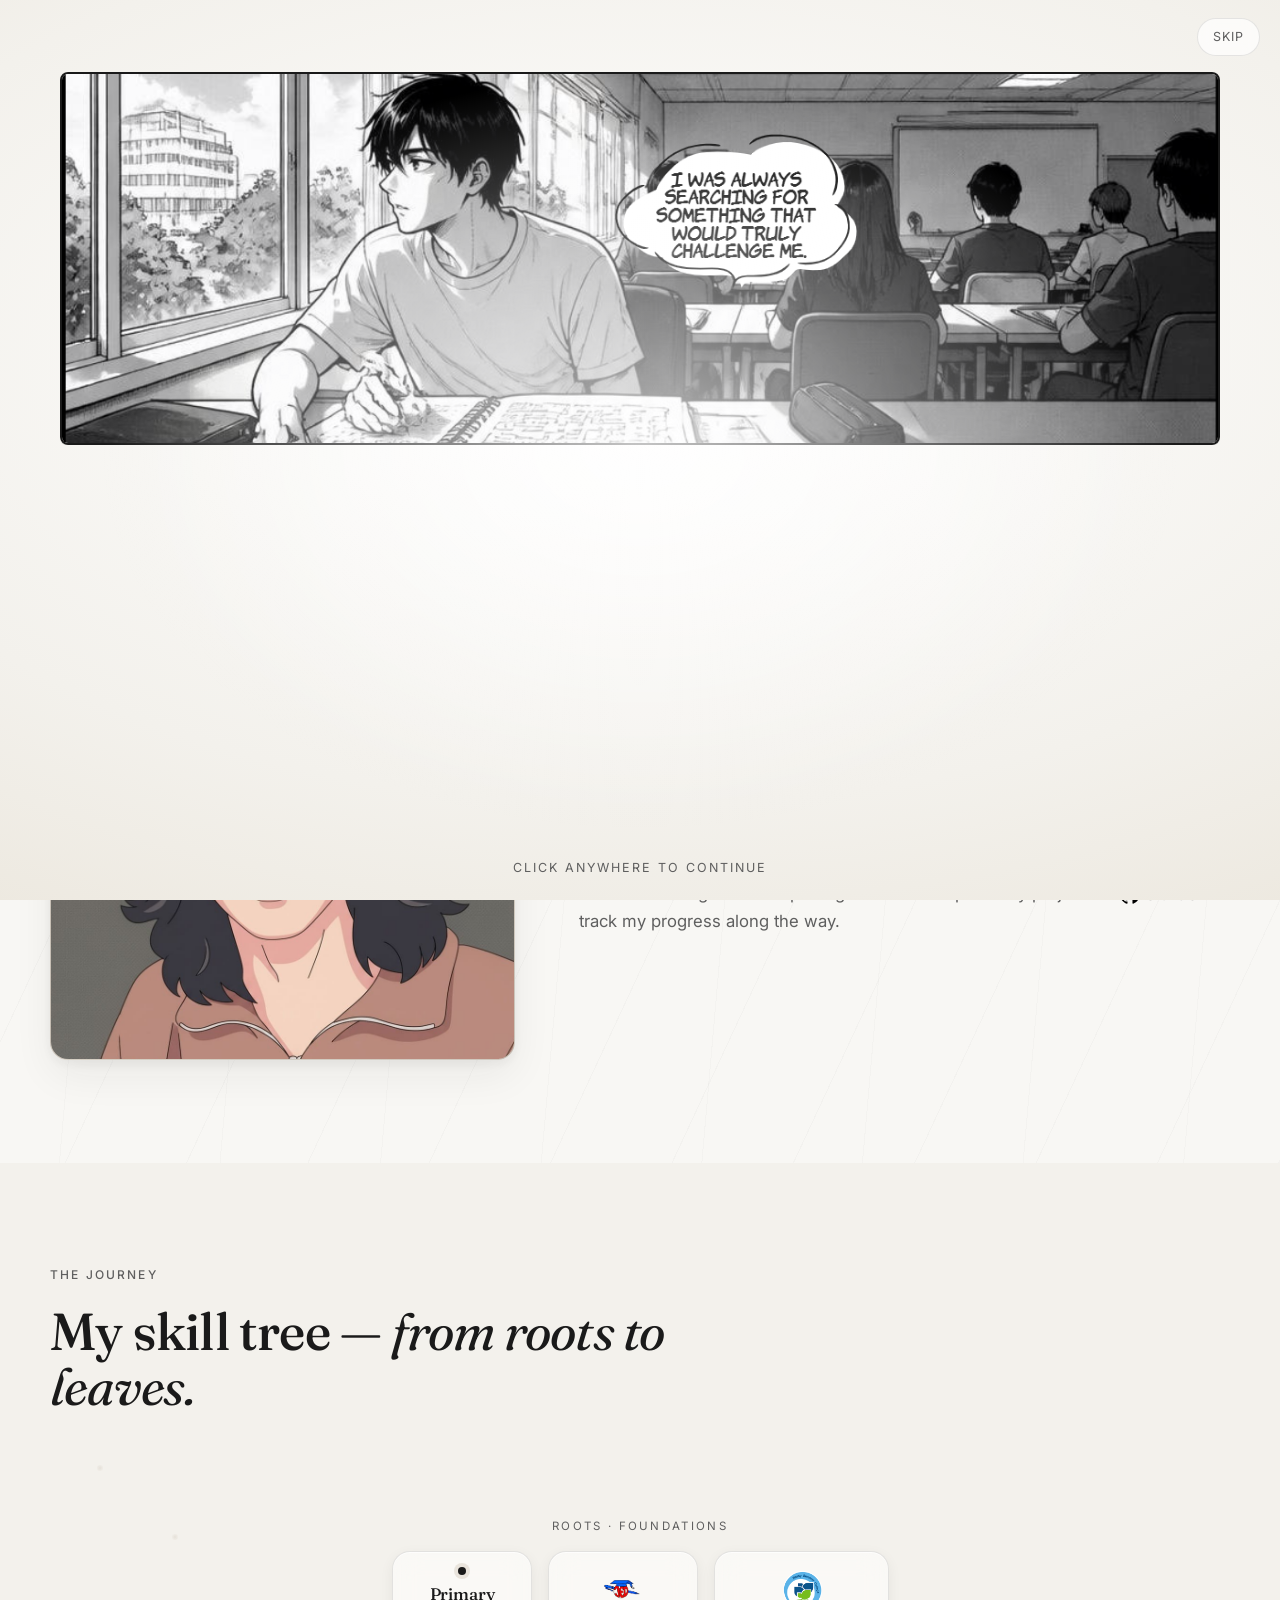
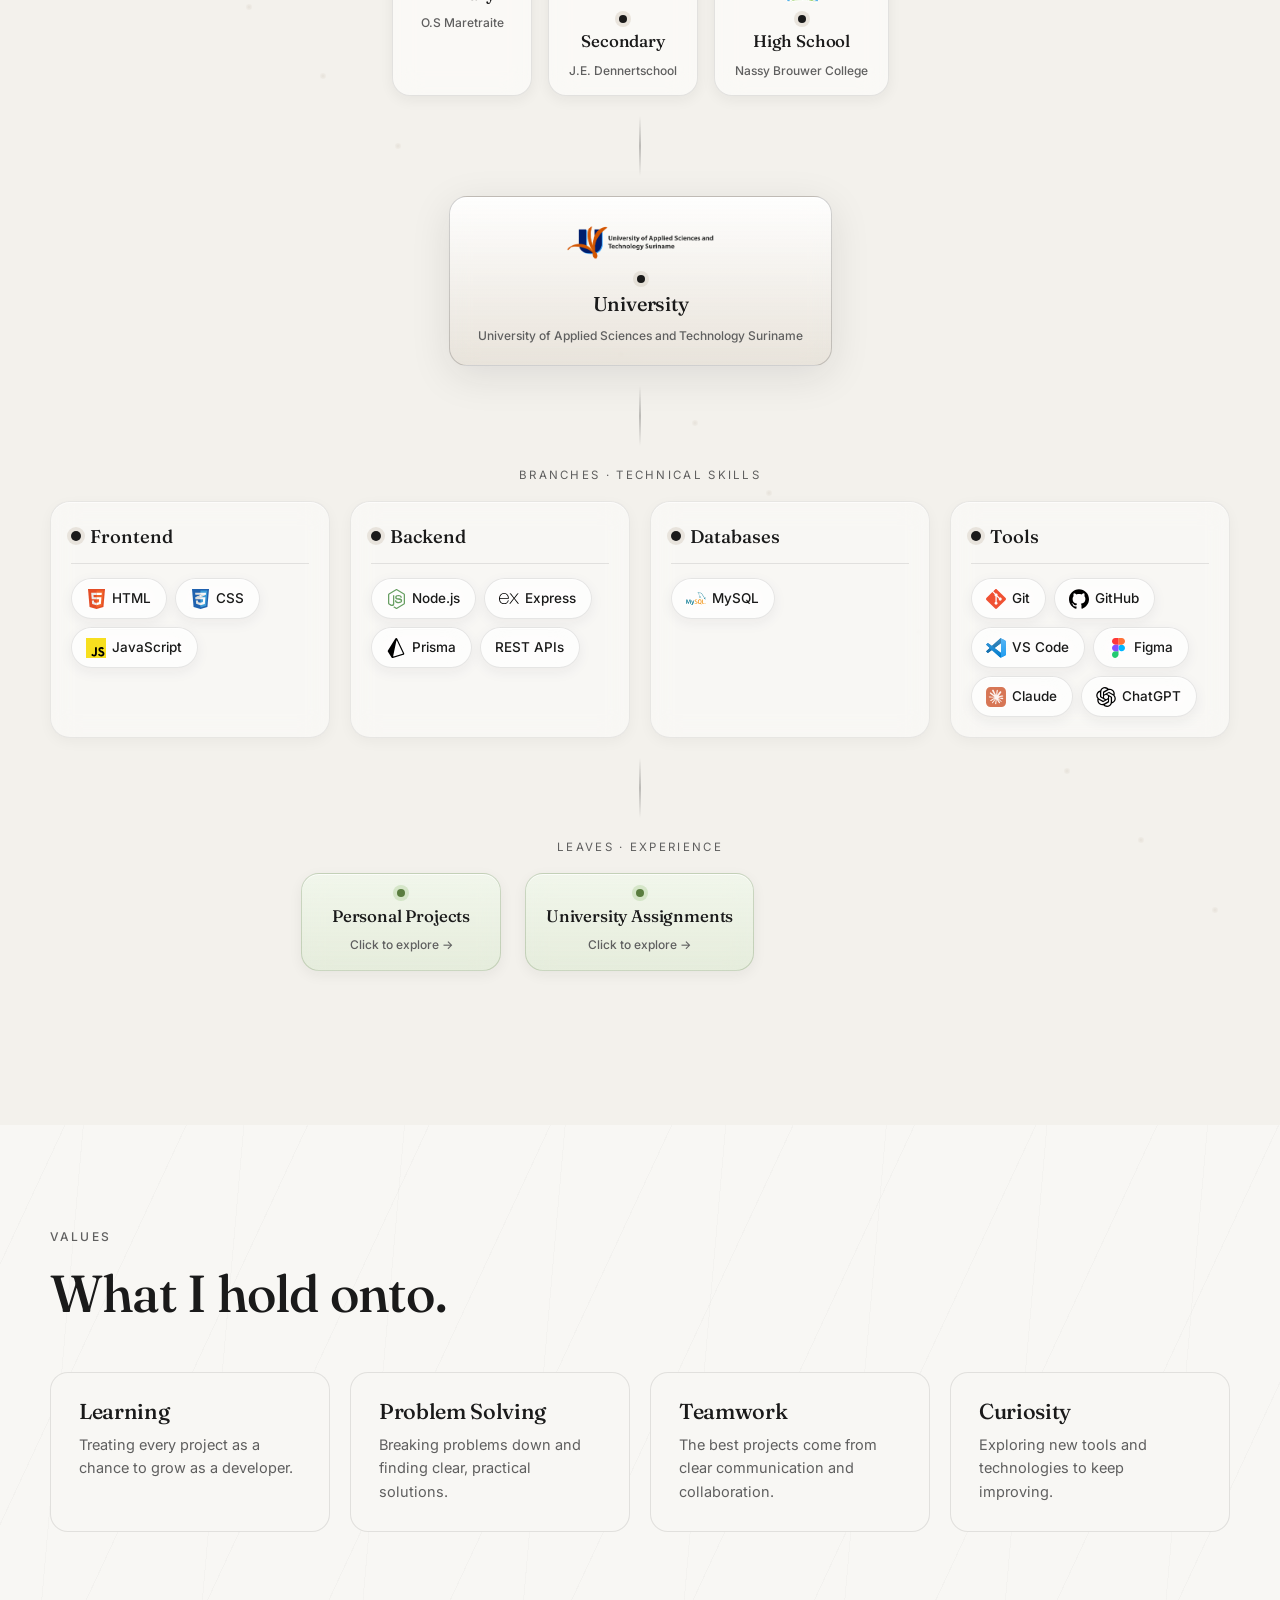
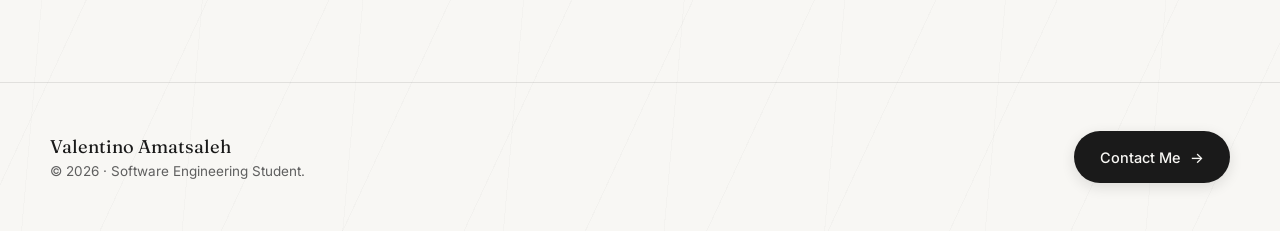
<file: about.html>
<!DOCTYPE html>
<html lang="en">
<head>
<meta charset="UTF-8">
<meta name="viewport" content="width=device-width, initial-scale=1.0">
<title>About — Valentino Amatsaleh</title>
<meta name="description" content="About Valentino Amatsaleh — a Software Engineering student passionate about building real-world applications and learning new technologies.">
<link rel="preconnect" href="https://fonts.googleapis.com">
<link rel="preconnect" href="https://fonts.gstatic.com" crossorigin>
<link rel="stylesheet" href="https://fonts.googleapis.com/css2?family=Fraunces:opsz,wght@9..144,400;9..144,500;9..144,600&family=Inter:wght@300;400;500;600;700&display=swap">
<link rel="stylesheet" href="./css/main.css">
<link rel="stylesheet" href="./css/about.css">
</head>
<body>

<header class="nav">
  <div class="nav__inner">
    <a href="./index.html" class="nav__logo-circle" aria-label="Home — Valentino Amatsaleh">
      <img src="./img/navbar-logo.jpeg" alt="Valentino Amatsaleh logo">
    </a>
    <nav class="nav__links">
      <a href="./index.html">Home</a>
      <a href="./about.html" class="active">About</a>
      <a href="./work.html">Work</a>
      <a href="./contact.html">Contact</a>
    </nav>
    <button class="nav__toggle" aria-label="Toggle menu" aria-expanded="false">
      <span></span><span></span><span></span>
    </button>
  </div>
</header>

<div class="manga-hero"
     data-manga-hero
     role="button"
     tabindex="0"
     aria-label="Manga introduction — click or press enter to advance"
     data-p1="./img/manga-panel-1.png"
     data-p2="./img/manga-panel-2.png"
     data-p3="./img/manga-panel-3.png"
     data-p4="./img/manga-panel-4.png"
     data-p5="./img/manga-panel-5.png">
  <button class="manga-hero__skip" data-manga-skip aria-label="Skip introduction">Skip</button>
  <div class="manga-hero__stage">
    <div class="manga-hero__slot manga-hero__slot--top" data-manga-top></div>
    <div class="manga-hero__slot manga-hero__slot--bottom" data-manga-bottom></div>
    <div class="manga-hero__center" data-manga-center></div>
  </div>
  <div class="manga-hero__hint" data-manga-hint></div>
</div>

<main>

  <section class="page-hero">
    <div class="container">
      <p class="eyebrow reveal">About</p>
      <h1 class="page-hero__title reveal">Software Engineering student,<br><em>always learning.</em></h1>
    </div>
  </section>

  <section class="section">
    <div class="container about-grid">
      <figure class="about-grid__photo reveal">
        <!-- Replace with your own profile photo -->
        <img src="./img/profile-pic.jpg" alt="Portrait of Valentino Amatsaleh" loading="lazy" width="1024" height="1024">
      </figure>
      <div class="about-grid__copy reveal">
        <h2>About me.</h2>
        <p>I'm Valentino Amatsaleh, a Software Engineering student who enjoys learning how to build real-world applications and steadily improve my programming skills.</p>
        <p>
          I like solving problems, exploring new technologies and creating projects that give me more hands-on experience as a developer. My experience so far includes working with
          <span class="tech-inline"><img class="tech-icon" src="./img/tech/java-programming-language-icon.svg" alt="" width="18" height="18"><span>Java</span></span>,
          <span class="tech-inline"><img class="tech-icon" src="./img/tech/javascript-programming-language-icon.svg" alt="" width="18" height="18"><span>JavaScript</span></span>,
          <span class="tech-inline"><img class="tech-icon" src="./img/tech/html-icon.svg" alt="" width="18" height="18"><span>HTML</span></span>,
          <span class="tech-inline"><img class="tech-icon" src="./img/tech/css-icon.svg" alt="" width="18" height="18"><span>CSS</span></span>,
          <span class="tech-inline"><img class="tech-icon" src="./img/tech/mysql-icon.svg" alt="" width="18" height="18"><span>MySQL</span></span> and
          <span class="tech-inline"><img class="tech-icon" src="./img/tech/figma-icon.svg" alt="" width="18" height="18"><span>Figma</span></span> across both academic and personal projects.
        </p>
        <p>
          I'm always eager to learn new tools, experiment with modern technologies and take on challenges that help me grow — and I upload my projects to
          <span class="tech-inline"><img class="tech-icon" src="./img/tech/github-icon.svg" alt="" width="18" height="18"><span>GitHub</span></span> to track my progress along the way.
        </p>
      </div>
    </div>
  </section>

  <section class="section section--alt">
    <div class="container">
      <header class="section__head">
        <p class="eyebrow">The Journey</p>
        <h2>My skill tree — <em>from roots to leaves.</em></h2>
      </header>

      <div class="skill-tree" data-skill-tree>
        <div class="skill-tree__particles" aria-hidden="true">
          <span></span><span></span><span></span><span></span>
          <span></span><span></span><span></span><span></span>
          <span></span><span></span><span></span><span></span>
          <span></span><span></span><span></span><span></span>
        </div>

        <div class="tree-layer tree-layer--roots">
          <p class="tree-layer__label">Roots · Foundations</p>
          <div class="tree-layer__row">
            <button class="tree-node tree-node--root" data-node
              data-kind="root" data-title="O.S Maretraite" data-meta="Primary School · 2010 – 2018"
              data-description="Where I first learned how to learn — the foundation that made everything after it possible.">
              <span class="tree-node__dot"></span><span class="tree-node__label">Primary</span><span class="tree-node__sub">O.S Maretraite</span>
            </button>
            <button class="tree-node tree-node--root" data-node
              data-kind="root" data-title="J.E. Dennertschool" data-meta="Secondary School · Oct 2018 – Aug 2021"
              data-description="Middle school years where curiosity started turning into direction.">
              <img class="tree-node__logo" src="./img/jed-logo.png" alt="" width="40" height="40">
              <span class="tree-node__dot"></span><span class="tree-node__label">Secondary</span><span class="tree-node__sub">J.E. Dennertschool</span>
            </button>
            <button class="tree-node tree-node--root" data-node
              data-kind="root" data-title="Nassy Brouwer College" data-meta="High School · Oct 2021 – Jul 2024"
              data-description="Graduated with VWO S-pakket. The years that sharpened my discipline and prepared me for university.">
              <img class="tree-node__logo" src="./img/nbc-logo.png" alt="" width="40" height="40">
              <span class="tree-node__dot"></span><span class="tree-node__label">High School</span><span class="tree-node__sub">Nassy Brouwer College</span>
            </button>
            </button>
          </div>
        </div>

        <div class="tree-connector tree-connector--up-into-trunk" aria-hidden="true"></div>

        <div class="tree-layer tree-layer--trunk">
          <button class="tree-node tree-node--trunk" data-node
            data-kind="trunk" data-title="University of Applied Sciences and Technology Suriname" data-meta="ICT — Software Engineering · Nov 2024 – Present"
            data-description="Where I'm building the core of my craft — programming, databases, system design and modern development practices.">
            <img class="tree-node__logo" src="./img/unasat-logo.png" alt="" width="100" height="100">
            <span class="tree-node__dot"></span><span class="tree-node__label">University</span><span class="tree-node__sub">University of Applied Sciences and Technology Suriname</span>
          </button>
        </div>

        <div class="tree-connector tree-connector--down-into-branches" aria-hidden="true"></div>

        <div class="tree-layer tree-layer--branches">
          <p class="tree-layer__label">Branches · Technical Skills</p>
          <div class="tree-branches">
            <div class="tree-branch">
              <div class="tree-branch__title"><span class="tree-branch__dot"></span>Frontend</div>
              <div class="tree-branch__skills">
                <button class="tree-node tree-node--skill" data-node data-kind="skill" data-title="HTML" data-meta="Frontend · Skill" data-description="Semantic markup for accessible, well-structured interfaces.">
                  <img class="tech-icon" src="./img/tech/html-icon.svg" alt="" width="20" height="20"><span class="tree-node__text">HTML</span>
                </button>
                <button class="tree-node tree-node--skill" data-node data-kind="skill" data-title="CSS" data-meta="Frontend · Skill" data-description="Layout, motion, responsive design and design tokens.">
                  <img class="tech-icon" src="./img/tech/css-icon.svg" alt="" width="20" height="20"><span class="tree-node__text">CSS</span>
                </button>
                <button class="tree-node tree-node--skill" data-node data-kind="skill" data-title="JavaScript" data-meta="Frontend · Skill" data-description="The language I reach for daily — ES6+, DOM, async.">
                  <img class="tech-icon" src="./img/tech/javascript-programming-language-icon.svg" alt="" width="20" height="20"><span class="tree-node__text">JavaScript</span>
                </button>
              </div>
            </div>
            <div class="tree-branch">
              <div class="tree-branch__title"><span class="tree-branch__dot"></span>Backend</div>
              <div class="tree-branch__skills">
                <button class="tree-node tree-node--skill" data-node data-kind="skill" data-title="Node.js" data-meta="Backend · Skill" data-description="Server-side JavaScript runtime for APIs and tooling.">
                  <img class="tech-icon" src="./img/tech/node-js-icon.svg" alt="" width="20" height="20"><span class="tree-node__text">Node.js</span>
                </button>
                <button class="tree-node tree-node--skill" data-node data-kind="skill" data-title="Express" data-meta="Backend · Skill" data-description="Minimal HTTP framework I use to build REST APIs.">
                  <img class="tech-icon" src="./img/tech/express-js-icon.svg" alt="" width="20" height="20"><span class="tree-node__text">Express</span>
                </button>
                <button class="tree-node tree-node--skill" data-node data-kind="skill" data-title="Prisma" data-meta="Backend · Skill" data-description="Type-safe ORM for modeling and querying MySQL.">
                  <img class="tech-icon" src="./img/tech/prisma-svgrepo-com.svg" alt="" width="20" height="20"><span class="tree-node__text">Prisma</span>
                </button>
                <button class="tree-node tree-node--skill" data-node data-kind="skill" data-title="REST APIs" data-meta="Backend · Skill" data-description="Designing clean, predictable endpoints for full-stack apps.">
                  <span>REST APIs</span>
                </button>
              </div>
            </div>
            <div class="tree-branch">
              <div class="tree-branch__title"><span class="tree-branch__dot"></span>Databases</div>
              <div class="tree-branch__skills">
                <button class="tree-node tree-node--skill" data-node data-kind="skill" data-title="MySQL" data-meta="Databases · Skill" data-description="Relational modeling, migrations and query design.">
                  <img class="tech-icon" src="./img/tech/mysql-icon.svg" alt="" width="20" height="20"><span class="tree-node__text">MySQL</span>
                </button>
              </div>
            </div>
            <div class="tree-branch">
              <div class="tree-branch__title"><span class="tree-branch__dot"></span>Tools</div>
              <div class="tree-branch__skills">
                <button class="tree-node tree-node--skill" data-node data-kind="skill" data-title="Git" data-meta="Tools · Skill" data-description="Version control for every project I ship.">
                  <img class="tech-icon" src="./img/tech/git-icon.svg" alt="" width="20" height="20"><span class="tree-node__text">Git</span>
                </button>
                <button class="tree-node tree-node--skill" data-node data-kind="skill" data-title="GitHub" data-meta="Tools · Skill" data-description="Where my work lives and my progress is tracked.">
                  <img class="tech-icon" src="./img/tech/github-icon.svg" alt="" width="20" height="20"><span class="tree-node__text">GitHub</span>
                </button>
                <button class="tree-node tree-node--skill" data-node data-kind="skill" data-title="VS Code" data-meta="Tools · Skill" data-description="My daily editor of choice.">
                  <img class="tech-icon" src="./img/tech/visual-studio-code-icon.svg" alt="" width="20" height="20"><span class="tree-node__text">VS Code</span>
                </button>
                <button class="tree-node tree-node--skill" data-node data-kind="skill" data-title="Figma" data-meta="Tools · Skill" data-description="Design, prototyping and UI reference for my apps.">
                  <img class="tech-icon" src="./img/tech/figma-icon.svg" alt="" width="20" height="20"><span class="tree-node__text">Figma</span>
                </button>
                <button class="tree-node tree-node--skill" data-node data-kind="skill" data-title="Claude" data-meta="Tools · Skill" data-description="AI pair-programmer for exploration and reasoning.">
                  <img class="tech-icon" src="./img/tech/claude-ai-icon.svg" alt="" width="20" height="20"><span class="tree-node__text">Claude</span>
                </button>
                <button class="tree-node tree-node--skill" data-node data-kind="skill" data-title="ChatGPT" data-meta="Tools · Skill" data-description="Rubber-duck partner for learning new concepts fast.">
                  <img class="tech-icon" src="./img/tech/openai-icon.svg" alt="" width="20" height="20"><span class="tree-node__text">ChatGPT</span>
                </button>
              </div>
            </div>
          </div>
        </div>

        <div class="tree-connector tree-connector--down-into-leaves" aria-hidden="true"></div>

        <div class="tree-layer tree-layer--leaves">
          <p class="tree-layer__label">Leaves · Experience</p>
          <div class="tree-layer__row tree-layer__row--leaves">
            <button class="tree-node tree-node--leaf" data-node
              data-kind="leaf" data-title="Personal Projects" data-meta="Experience — self-driven work"
              data-description="Projects I've built on my own time to sharpen my skills — from backend inventory systems to this very portfolio.">
              <span class="tree-node__dot"></span><span class="tree-node__label">Personal Projects</span><span class="tree-node__sub">Click to explore →</span>
            </button>
            <button class="tree-node tree-node--leaf" data-node
              data-kind="leaf" data-title="University Assignments" data-meta="Experience — academic work"
              data-description="Full-stack and frontend projects built as part of my Software Engineering studies.">
              <span class="tree-node__dot"></span><span class="tree-node__label">University Assignments</span><span class="tree-node__sub">Click to explore →</span>
            </button>
            <button class="tree-node tree-node--leaf tree-node--hidden" data-node
              data-kind="???" data-title="Ṷ̶̦̼͐͐̈́̒̃͗͜ͅn̸͔͚͙̗̔͊̐̊̒͋̎͂ḳ̴̬̻́̾̂̎͗̇̓̕͜͝n̶̠̤̮͙̮̈̿̿̈́͂͗̈̿͠ͅo̴̙̤̠͂̃̈́̓́̕w̶̨͙͕̖̖̤͚͐͂̓n̴̢̛͍͕̆̈́̓̄́̋͠͝" data-meta="J̷̧̡̲͓̗̬̘͖̯̥͕̆̀͆̑ͅͅö̷̧̗̥̲͔͕͍̠̞́͛̇̎̅̓̀͋͂̾́͠ḵ̶̘͓͇̥̺̻̺̦̓̚ę̸̪̥̙͈̗̟̩͉̞͇̘̿̊̄͜ṟ̷͉̻̯͆͒́̅͛̋"
              data-description="I mark the end of what was said, yet open doors to things unread. I am the smallest dot you see, but a hidden world awaits in me. Find where the sentence comes to rest, click my face, and start the quest.">
              <span class="tree-node__dot"></span><span class="tree-node__label">Ṷ̶̦̼͐͐̈́̒̃͗͜ͅn̸͔͚͙̗̔͊̐̊̒͋̎͂ḳ̴̬̻́̾̂̎͗̇̓̕͜͝n̶̠̤̮͙̮̈̿̿̈́͂͗̈̿͠ͅo̴̙̤̠͂̃̈́̓́̕w̶̨͙͕̖̖̤͚͐͂̓n̴̢̛͍͕̆̈́̓̄́̋͠͝</span><span class="tree-node__sub">???</span>
            </button>
          </div>
        </div>
      </div>
    </div>
  </section>

  <section class="section">
    <div class="container">
      <header class="section__head">
        <p class="eyebrow">Values</p>
        <h2>What I hold onto.</h2>
      </header>
      <div class="grid grid--4">
        <article class="value reveal">
          <div class="value__content">
            <h3>Learning</h3>
            <p>Treating every project as a chance to grow as a developer.</p>
          </div>
          <div class="value__media">
            <img src="./img/portfolio-learning-pic.webp" alt="Learning" loading="lazy">
          </div>
        </article>
        <article class="value reveal">
          <div class="value__content">
            <h3>Problem Solving</h3>
            <p>Breaking problems down and finding clear, practical solutions.</p>
          </div>
          <div class="value__media">
            <img src="./img/portfolio-problem-solving-pic.avif" alt="Problem Solving" loading="lazy">
          </div>
        </article>
        <article class="value reveal">
          <div class="value__content">
            <h3>Teamwork</h3>
            <p>The best projects come from clear communication and collaboration.</p>
          </div>
          <div class="value__media">
            <img src="./img/portfolio-teamwork-pic.avif" alt="Teamwork" loading="lazy">
          </div>
        </article>
        <article class="value reveal">
          <div class="value__content">
            <h3>Curiosity</h3>
            <p>Exploring new tools and technologies to keep improving.</p>
          </div>
          <div class="value__media">
            <img src="./img/portfolio-curiosity-pic.webp" alt="Curiosity" loading="lazy">
          </div>
        </article>
      </div>
    </div>
  </section>

</main>

<!-- Skill-tree info card -->
<div class="tree-card__backdrop is-hidden" data-tree-card-backdrop>
  <div class="tree-card" data-tree-card role="dialog" aria-modal="true">
    <button class="tree-card__close" data-tree-card-close aria-label="Close">&times;</button>
    <p class="tree-card__kind" data-tree-card-kind></p>
    <h3 data-tree-card-title></h3>
    <p class="tree-card__meta" data-tree-card-meta></p>
    <p class="tree-card__desc" data-tree-card-desc></p>
  </div>
</div>

<footer class="footer">
  <div class="container footer__inner">
    <div>
      <p class="footer__name">Valentino Amatsaleh</p>
      <p class="footer__muted">© 2026 · Software Engineering Student.</p>
    </div>
    <a href="./contact.html" class="footer__cta">
      <span>Contact Me</span>
      <span aria-hidden="true" class="footer__cta-arrow">→</span>
    </a>
  </div>
</footer>

<script src="./js/main.js"></script>
<script src="./js/about.js"></script>
</body>
</html>
</file>
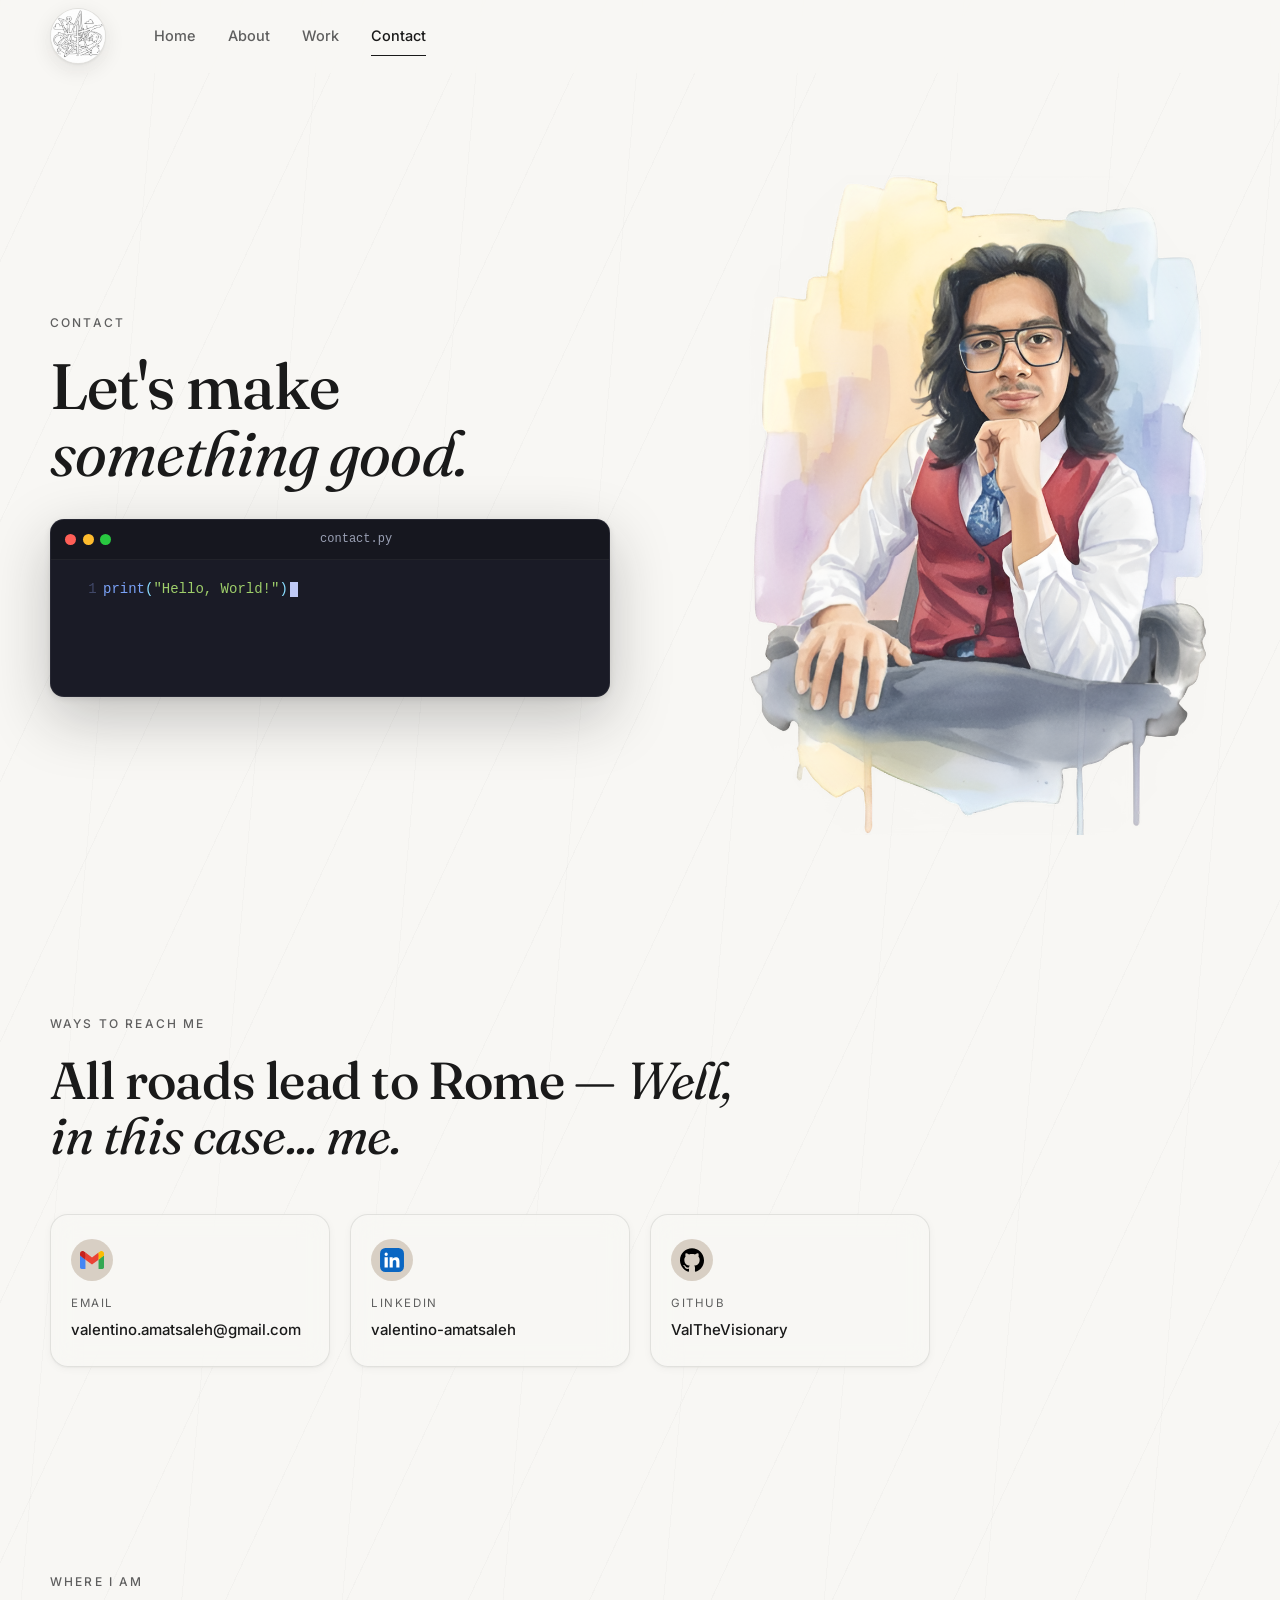
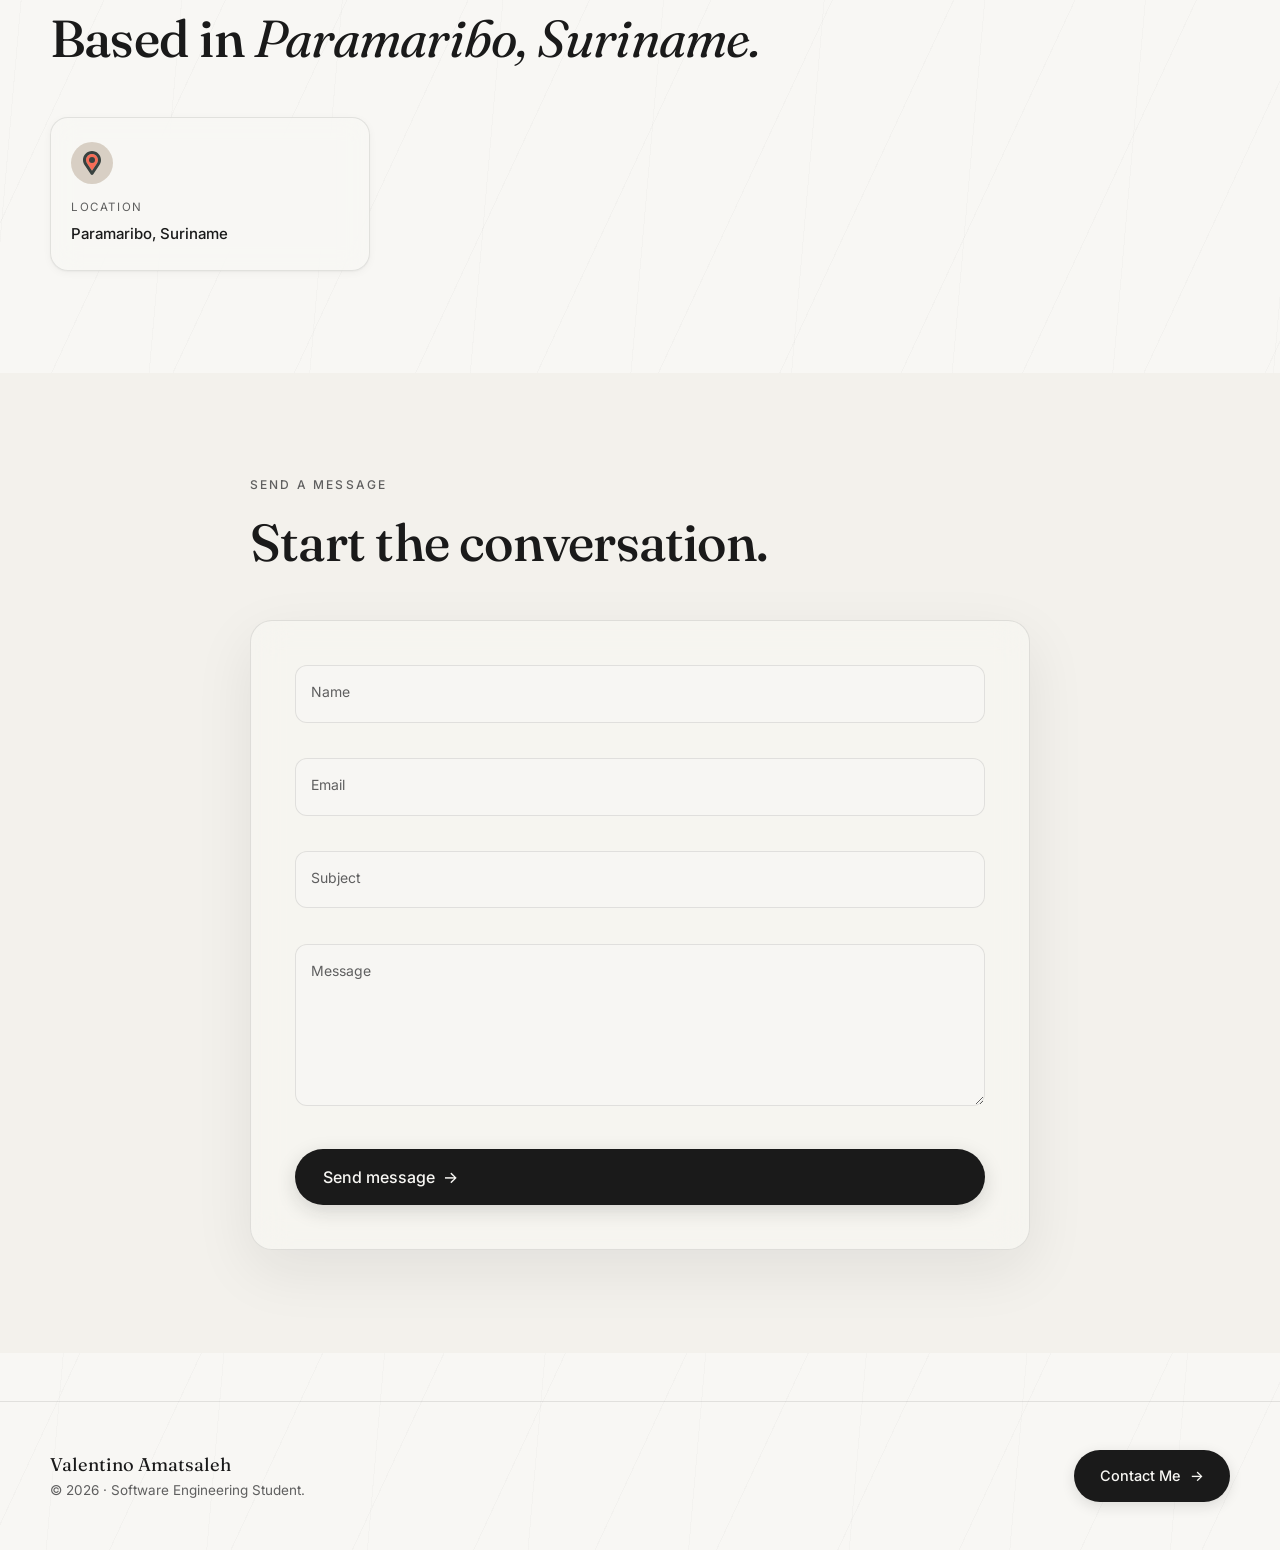
<file: contact.html>
<!DOCTYPE html>
<html lang="en">
<head>
<meta charset="UTF-8">
<meta name="viewport" content="width=device-width, initial-scale=1.0">
<title>Contact — Valentino Amatsaleh</title>
<meta name="description" content="Get in touch with Valentino Amatsaleh — for collaborations, opportunities, or just to say hello.">
<link rel="preconnect" href="https://fonts.googleapis.com">
<link rel="preconnect" href="https://fonts.gstatic.com" crossorigin>
<link rel="stylesheet" href="https://fonts.googleapis.com/css2?family=Fraunces:opsz,wght@9..144,400;9..144,500;9..144,600&family=Inter:wght@300;400;500;600;700&display=swap">
<link rel="stylesheet" href="./css/main.css">
<link rel="stylesheet" href="./css/contact.css">
</head>
<body>

<header class="nav">
  <div class="nav__inner">
    <a href="./index.html" class="nav__logo-circle" aria-label="Home — Valentino Amatsaleh">
      <img src="./img/navbar-logo.jpeg" alt="Valentino Amatsaleh logo">
    </a>
    <nav class="nav__links">
      <a href="./index.html">Home</a>
      <a href="./about.html">About</a>
      <a href="./work.html">Work</a>
      <a href="./contact.html" class="active">Contact</a>
    </nav>
    <button class="nav__toggle" aria-label="Toggle menu" aria-expanded="false">
      <span></span><span></span><span></span>
    </button>
  </div>
</header>

<main>

  <section class="contact-hero">
    <div class="container contact-hero__inner">
      <div class="contact-hero__left reveal">
        <p class="eyebrow">Contact</p>
        <h1 class="contact-hero__title">Let's make<br><em>something good.</em></h1>

        <div class="terminal">
          <div class="terminal__bar">
            <span class="terminal__dot terminal__dot--r"></span>
            <span class="terminal__dot terminal__dot--y"></span>
            <span class="terminal__dot terminal__dot--g"></span>
            <span class="terminal__title" data-terminal-title>contact.py</span>
          </div>
          <pre class="terminal__body" data-terminal-body></pre>
        </div>
      </div>

      <div class="contact-hero__right reveal" data-portrait-parallax>
        <div class="contact-hero__glow" aria-hidden="true"></div>
        <img class="contact-hero__portrait" src="./img/contact-profile-hd.png" alt="Portrait of Valentino Amatsaleh" loading="eager">
      </div>
    </div>
  </section>

  <section class="section">
    <div class="container">
      <header class="section__head">
        <p class="eyebrow">Ways to reach me</p>
        <h2>All roads lead to Rome — <em>Well, in this case... me.</em></h2>
      </header>
      <ul class="contact-cards">
        <li class="reveal">
          <a class="contact-card" href="mailto:valentino.amatsaleh@gmail.com">
            <span class="contact-card__icon" aria-hidden="true"><img src="./img/tech/gmail-icon.svg" alt=""></span>
            <span class="contact-card__label">Email</span>
            <span class="contact-card__value">valentino.amatsaleh@gmail.com</span>
          </a>
        </li>
        <li class="reveal">
          <a class="contact-card" href="https://www.linkedin.com/in/valentino-amatsaleh" target="_blank" rel="noopener noreferrer">
            <span class="contact-card__icon" aria-hidden="true"><img src="./img/tech/linkedin-app-icon.svg" alt=""></span>
            <span class="contact-card__label">LinkedIn</span>
            <span class="contact-card__value">valentino-amatsaleh</span>
          </a>
        </li>
        <li class="reveal">
          <a class="contact-card" href="https://github.com/ValTheVisionary" target="_blank" rel="noopener noreferrer">
            <span class="contact-card__icon" aria-hidden="true"><img src="./img/tech/github-icon.svg" alt=""></span>
            <span class="contact-card__label">GitHub</span>
            <span class="contact-card__value">ValTheVisionary</span>
          </a>
        </li>
      </ul>
    </div>
  </section>

  <section class="section">
    <div class="container">
      <header class="section__head">
        <p class="eyebrow">Where I am</p>
        <h2>Based in <em>Paramaribo, Suriname.</em></h2>
      </header>
      <ul class="contact-cards contact-cards--single">
        <li class="reveal">
          <div class="contact-card contact-card--static">
            <span class="contact-card__icon" aria-hidden="true"><img src="./img/tech/location-icon.svg" alt=""></span>
            <span class="contact-card__label">Location</span>
            <span class="contact-card__value">Paramaribo, Suriname</span>
          </div>
        </li>
      </ul>
    </div>
  </section>

  <section class="section section--alt">
    <div class="container contact-form-wrap">
      <header class="section__head">
        <p class="eyebrow">Send a message</p>
        <h2>Start the conversation.</h2>
      </header>

      <form
    action="https://formspree.io/f/xnjepyoy"
    method="POST"
    class="contact-form contact-form--glass reveal"
    data-contact-form
    novalidate>
        <div class="field field--float" data-field="name">
          <input type="text" id="name" name="name" placeholder=" " autocomplete="name">
          <label for="name">Name</label>
          <span class="field__error"></span>
        </div>
        <div class="field field--float" data-field="email">
          <input type="email" id="email" name="email" placeholder=" " autocomplete="email">
          <label for="email">Email</label>
          <span class="field__error"></span>
        </div>
        <div class="field field--float" data-field="subject">
          <input type="text" id="subject" name="subject" placeholder=" ">
          <label for="subject">Subject</label>
          <span class="field__error"></span>
        </div>
        <div class="field field--float" data-field="message">
          <textarea id="message" name="message" rows="5" placeholder=" "></textarea>
          <label for="message">Message</label>
          <span class="field__error"></span>
        </div>
        <button type="submit" class="btn-send">
          <span>Send message</span>
          <span aria-hidden="true" class="btn-send__arrow">→</span>
        </button>
        <p class="form__success is-hidden" data-form-success>Thanks — your message has been sent. I'll be in touch soon.</p>
      </form>
    </div>
  </section>

</main>

<footer class="footer">
  <div class="container footer__inner">
    <div>
      <p class="footer__name">Valentino Amatsaleh</p>
      <p class="footer__muted">© 2026 · Software Engineering Student.</p>
    </div>
    <a href="./contact.html" class="footer__cta">
      <span>Contact Me</span>
      <span aria-hidden="true" class="footer__cta-arrow">→</span>
    </a>
  </div>
</footer>

<script src="./js/main.js"></script>
<script src="./js/contact.js"></script>
</body>
</html>
</file>
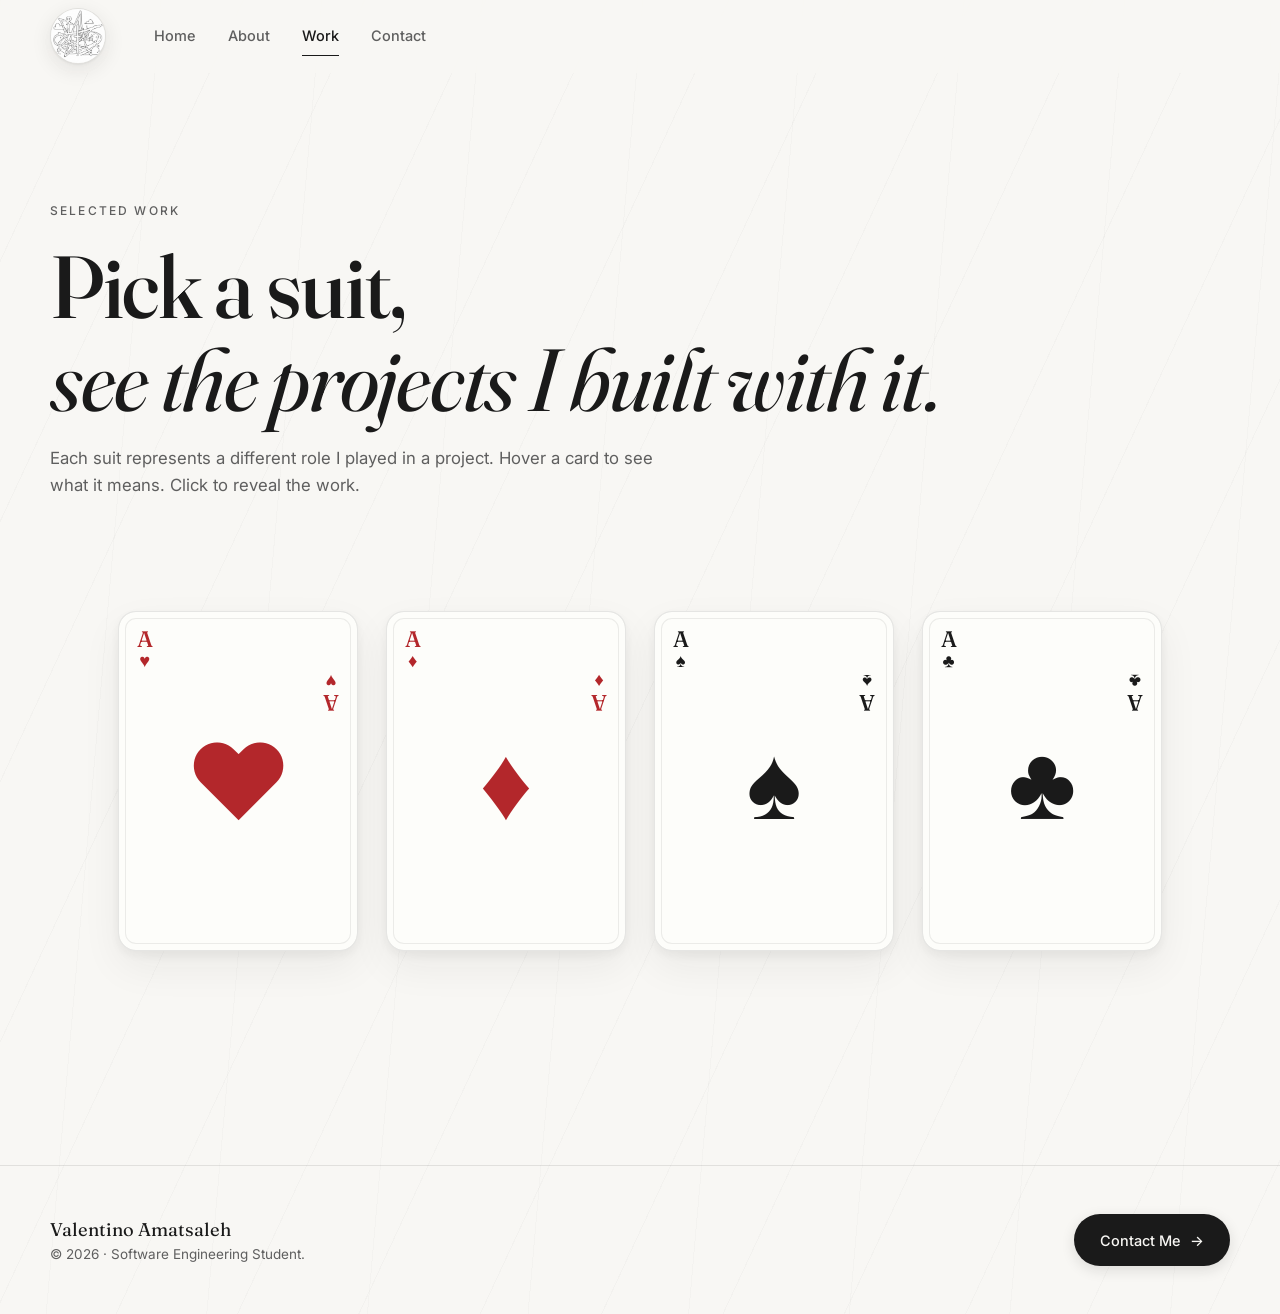
<file: work.html>
<!DOCTYPE html>
<html lang="en">
<head>
<meta charset="UTF-8">
<meta name="viewport" content="width=device-width, initial-scale=1.0">
<title>Work — Valentino Amatsaleh</title>
<meta name="description" content="Projects by Valentino Amatsaleh, sorted by the role he played — front-end, back-end, full-stack, and solo builds.">
<link rel="preconnect" href="https://fonts.googleapis.com">
<link rel="preconnect" href="https://fonts.gstatic.com" crossorigin>
<link rel="stylesheet" href="https://fonts.googleapis.com/css2?family=Fraunces:opsz,wght@9..144,400;9..144,500;9..144,600&family=Inter:wght@300;400;500;600;700&display=swap">
<link rel="stylesheet" href="./css/main.css">
<link rel="stylesheet" href="./css/work.css">
</head>
<body>

<header class="nav">
  <div class="nav__inner">
    <a href="./index.html" class="nav__logo-circle" aria-label="Home — Valentino Amatsaleh">
      <img src="./img/navbar-logo.jpeg" alt="Valentino Amatsaleh logo">
    </a>
    <nav class="nav__links">
      <a href="./index.html">Home</a>
      <a href="./about.html">About</a>
      <a href="./work.html" class="active">Work</a>
      <a href="./contact.html">Contact</a>
    </nav>
    <button class="nav__toggle" aria-label="Toggle menu" aria-expanded="false">
      <span></span><span></span><span></span>
    </button>
  </div>
</header>

<main>

  <section class="page-hero">
    <div class="container">
      <p class="eyebrow reveal">Selected work</p>
      <h1 class="page-hero__title reveal">Pick a suit,<br><em>see the projects I built with it<span class="hero-easter-egg" data-easter-egg>.</span></em></h1>
      <p class="page-hero__lede reveal">Each suit represents a different role I played in a project. Hover a card to see what it means. Click to reveal the work.</p>
    </div>
  </section>

  <section class="section deck-section">
    <div class="container">
      <div class="deck" data-deck role="list" aria-label="Choose a suit"></div>
      <div data-suit-view class="is-hidden"></div>
      <div data-hobbies-view class="is-hidden"></div>

      <div class="joker-overlay is-hidden" data-joker-overlay>
        <button type="button" class="joker-overlay__close" data-joker-close aria-label="Close">&times;</button>
        <p class="joker-overlay__label" data-joker-label>Ha, you found me!</p>
        <button type="button" class="play-card play-card--black joker-card" data-joker-card aria-label="Joker — Hobbies and sports">
          <div class="play-card__inner">
            <div class="play-card__face play-card__face--front">
              <span class="play-card__corner play-card__corner--tl"><span class="play-card__rank">J</span><img class="play-card__pip" src="./img/joker-icon.svg" alt=""></span>
              <img class="play-card__center" src="./img/joker-icon.svg" alt="">
              <span class="play-card__corner play-card__corner--br"><span class="play-card__rank">J</span><img class="play-card__pip" src="./img/joker-icon.svg" alt=""></span>
            </div>
            <div class="play-card__face play-card__face--back">
              <img class="play-card__pip play-card__pip--sm" src="./img/joker-icon.svg" alt="">
              <h3 class="play-card__title">Hobbies and sports</h3>
              <p class="play-card__desc">The hobbies and sports i enjoyed throughout my life</p>
            </div>
          </div>
        </button>
      </div>
    </div>
  </section>

</main>

<footer class="footer">
  <div class="container footer__inner">
    <div>
      <p class="footer__name">Valentino Amatsaleh</p>
      <p class="footer__muted">© 2026 · Software Engineering Student.</p>
    </div>
    <a href="./contact.html" class="footer__cta">
      <span>Contact Me</span>
      <span aria-hidden="true" class="footer__cta-arrow">→</span>
    </a>
  </div>
</footer>

<script src="./js/main.js"></script>
<script src="./js/work.js"></script>
</body>
</html>
</file>
<file: css/main.css>
/* =========================================================
   main.css — shared tokens, reset, nav, footer, layout,
   buttons, sections, cards, and home-page-specific styles
   ========================================================= 
*/

/* check work page (work.html, work.css and work.js) for hidden joker card easter egg */

/* ---------- Tokens ---------- */
:root {
  --bg: #F8F7F4;
  --bg-alt: #F3F1EC;
  --text: #1A1A1A;
  --muted: #5F5F5F;
  --accent: #222222;
  --beige: #D8CFC4;
  --line: rgba(26, 26, 26, 0.10);
  --shadow-sm: 0 1px 2px rgba(26,26,26,.04), 0 2px 8px rgba(26,26,26,.04);
  --shadow-md: 0 4px 12px rgba(26,26,26,.06), 0 16px 40px rgba(26,26,26,.06);
  --radius: 18px;
  --radius-sm: 12px;
  --radius-pill: 999px;
  --container: 1180px;
  --serif: "Fraunces", Georgia, "Times New Roman", serif;
  --sans: "Inter", -apple-system, BlinkMacSystemFont, "Segoe UI", Roboto, sans-serif;
  --ease: cubic-bezier(.2,.7,.2,1);
}

/* ---------- Reset ---------- */
*, *::before, *::after { box-sizing: border-box; }
html { scroll-behavior: smooth; -webkit-text-size-adjust: 100%; }
body {
  margin: 0;
  font-family: var(--sans);
  font-size: 16px;
  line-height: 1.6;
  color: var(--text);
  background: var(--bg);
  -webkit-font-smoothing: antialiased;
  text-rendering: optimizeLegibility;
  background-image:
    repeating-linear-gradient(115deg, rgba(26,26,26,.025) 0 1px, transparent 1px 110px),
    repeating-linear-gradient(95deg, rgba(26,26,26,.018) 0 1px, transparent 1px 160px);
}
img { max-width: 100%; display: block; }
a { color: inherit; text-decoration: none; }
button { font: inherit; cursor: pointer; border: 0; background: none; color: inherit; }
ul, ol { list-style: none; padding: 0; margin: 0; }
h1, h2, h3 { font-family: var(--serif); font-weight: 500; letter-spacing: -0.015em; line-height: 1.05; margin: 0; }
h1 em, h2 em { font-style: italic; font-weight: 400; }
p { margin: 0; }

.container { width: min(var(--container), 100% - 2.5rem); margin-inline: auto; }

/* ---------- Utilities ---------- */
.eyebrow {
  font-family: var(--sans);
  font-size: 12px;
  font-weight: 500;
  letter-spacing: 0.18em;
  text-transform: uppercase;
  color: var(--muted);
  margin-bottom: 1.25rem;
}
.link-arrow { color: var(--text); font-weight: 500; border-bottom: 1px solid var(--text); padding-bottom: 2px; transition: opacity .25s var(--ease); }
.link-arrow:hover { opacity: .6; }

/* ---------- Nav ---------- */
.nav {
  position: sticky; top: 0; z-index: 50;
  background: color-mix(in oklab, var(--bg) 86%, transparent);
  backdrop-filter: saturate(140%) blur(14px);
  -webkit-backdrop-filter: saturate(140%) blur(14px);
  border-bottom: 1px solid transparent;
  transition: border-color .3s var(--ease), background .3s var(--ease);
}
.nav.is-scrolled { border-bottom-color: var(--line); }
.nav__inner {
  width: min(var(--container), 100% - 2.5rem);
  margin-inline: auto;
  display: flex; align-items: center; justify-content: space-between;
  height: 72px;
  gap: 1.5rem;
}
.nav__logo-circle {
  position: relative;
  width: 56px; height: 56px; border-radius: 50%;
  display: grid; place-items: center;
  background: var(--bg);
  border: 1px solid var(--line);
  overflow: hidden;
  box-shadow: 0 6px 20px rgba(26,26,26,.10), 0 1px 2px rgba(26,26,26,.06);
  transition: transform .3s var(--ease), box-shadow .3s var(--ease);
  flex-shrink: 0;
}
.nav__logo-circle img { width: 100%; height: 100%; object-fit: cover; }
.nav__logo-circle:hover { transform: scale(1.05); box-shadow: 0 10px 28px rgba(26,26,26,.16); }
.nav__links { display: flex; gap: 2rem; align-items: center; margin-right: auto; margin-left: 1.5rem; }
.nav__links a {
  position: relative; font-size: 14.5px; font-weight: 500; color: var(--muted);
  padding: 6px 0; transition: color .25s var(--ease), transform .25s var(--ease);
}
.nav__links a:hover { color: var(--text); transform: translateY(-1px); }
.nav__links a.active { color: var(--text); }
.nav__links a.active::after {
  content: ""; position: absolute; left: 0; right: 0; bottom: -2px;
  height: 1px; background: var(--text);
}
.nav__toggle { display: none; width: 40px; height: 40px; position: relative; }
.nav__toggle span {
  position: absolute; left: 9px; right: 9px; height: 1.5px; background: var(--text);
  transition: transform .3s var(--ease), opacity .2s var(--ease), top .3s var(--ease);
}
.nav__toggle span:nth-child(1) { top: 14px; }
.nav__toggle span:nth-child(2) { top: 19px; }
.nav__toggle span:nth-child(3) { top: 24px; }
.nav__toggle[aria-expanded="true"] span:nth-child(1) { top: 19px; transform: rotate(45deg); }
.nav__toggle[aria-expanded="true"] span:nth-child(2) { opacity: 0; }
.nav__toggle[aria-expanded="true"] span:nth-child(3) { top: 19px; transform: rotate(-45deg); }

/* ---------- Scroll Hero (home) ----------
   A tall pinned section that scrubs a video and types out headline
   copy in sync with scroll position. See js/main.js (initScrollHero)
   for the scroll -> video-frame / text-reveal mapping.
------------------------------------------------------------------ */
.scroll-hero {
  position: relative;
  height: 400vh;
}
.scroll-hero__pin {
  position: sticky;
  top: 0;
  height: 100vh;
  min-height: 560px;
  overflow: hidden;
  display: flex; align-items: center; justify-content: center;
  background: linear-gradient(180deg, #1a1a1a 0%, #2b2b2b 55%, #1a1a1a 100%);
}
.scroll-hero__video {
  position: absolute; inset: 0;
  width: 100%; height: 100%;
  object-fit: cover;
  opacity: .8;
  pointer-events: none;
}
.scroll-hero__scrim {
  position: absolute; inset: 0;
  background: radial-gradient(60% 50% at 50% 40%, rgba(0,0,0,.12), rgba(0,0,0,.58) 78%);
}
.scroll-hero__content {
  position: relative; z-index: 1; text-align: center; padding: 2rem; width: 100%;
}
.scroll-hero__message {
  font-family: var(--serif);
  font-weight: 500;
  font-size: clamp(2rem, 6.5vw, 5rem);
  line-height: 1.1;
  letter-spacing: -0.02em;
  color: #F8F7F4;
  min-height: 1.3em;
  margin: 0 auto;
  max-width: 20ch;
  opacity: 0;
  transition: opacity .15s linear;
}
.scroll-hero__message.is-visible { opacity: 1; }
.scroll-hero__cursor {
  display: inline-block;
  width: .06em; height: 1em;
  background: #F8F7F4;
  margin-left: .08em;
  vertical-align: -.12em;
  animation: heroBlink .9s steps(2, start) infinite;
}
@keyframes heroBlink { to { visibility: hidden; } }
.scroll-hero__indicator {
  position: absolute; bottom: 2rem; left: 50%; transform: translateX(-50%);
  z-index: 2; display: flex; flex-direction: column; align-items: center; gap: .6rem;
  color: rgba(248,247,244,.85); font-size: 11px; letter-spacing: .22em; text-transform: uppercase;
  transition: opacity .4s var(--ease);
}
.scroll-hero__indicator.is-hidden { opacity: 0; }
.scroll-hero__indicator-line {
  width: 1px; height: 38px;
  background: linear-gradient(to bottom, rgba(248,247,244,.8), rgba(248,247,244,0));
  animation: heroScroll 1.8s ease-in-out infinite;
  transform-origin: top;
}
@keyframes heroScroll { 0% { transform: scaleY(0); } 50% { transform: scaleY(1); } 100% { transform: scaleY(0); transform-origin: bottom; } }

@media (max-width: 768px) {
  .scroll-hero { height: 300vh; }
  .scroll-hero__pin { min-height: 480px; }
}
@media (prefers-reduced-motion: reduce) {
  .scroll-hero { height: auto; }
  .scroll-hero__pin { position: relative; height: 88vh; min-height: 480px; }
  .scroll-hero__message { opacity: 1; transition: none; }
  .scroll-hero__cursor { animation: none; }
}

/* ---------- Buttons ---------- */
.btn {
  display: inline-flex; align-items: center; gap: .55rem;
  padding: .95rem 1.5rem; border-radius: var(--radius-pill);
  font-size: 14.5px; font-weight: 500; letter-spacing: .005em;
  transition: transform .25s var(--ease), background .25s var(--ease), color .25s var(--ease), border-color .25s var(--ease), box-shadow .25s var(--ease);
  border: 1px solid transparent;
}
.btn:hover { transform: translateY(-1px); }
.btn--primary { background: var(--accent); color: var(--bg); box-shadow: var(--shadow-sm); }
.btn--primary:hover { background: #000; box-shadow: var(--shadow-md); }
.btn--ghost { background: var(--bg); color: var(--text); border-color: var(--line); }
.btn--ghost:hover { border-color: var(--text); }
.btn--small { padding: .6rem 1rem; font-size: 13.5px; }
.btn__ext { margin-left: .35rem; display: inline-block; transition: transform .25s var(--ease); }
.btn:hover .btn__ext { transform: translate(2px, -2px); }

/* ---------- Sections ---------- */
.section { padding: clamp(4rem, 8vw, 7rem) 0; }
.section--alt { background: var(--bg-alt); }
.section__head { margin-bottom: clamp(2rem, 4vw, 3.5rem); max-width: 720px; }
.section__head h2 { font-size: clamp(2rem, 4.5vw, 3.25rem); }
.section__head--row {
  max-width: none; display: flex; align-items: flex-end; justify-content: space-between; gap: 1.5rem; flex-wrap: wrap;
}

/* ---------- Grid ---------- */
.grid { display: grid; gap: 1.25rem; }
.grid--2 { grid-template-columns: repeat(2, minmax(0,1fr)); }
.grid--3 { grid-template-columns: repeat(3, minmax(0,1fr)); }
.grid--4 { grid-template-columns: repeat(4, minmax(0,1fr)); }

/* ---------- Cards (role) ---------- */
.card {
  background: var(--bg);
  border: 1px solid var(--line);
  border-radius: var(--radius);
  padding: 2rem 1.75rem;
  transition: transform .35s var(--ease), box-shadow .35s var(--ease), border-color .35s var(--ease);
}
.card:hover { transform: translateY(-3px); box-shadow: var(--shadow-md); border-color: rgba(26,26,26,.18); }
.card__index { font-family: var(--serif); font-style: italic; color: var(--muted); font-size: 14px; }
.card h3 { font-size: 1.5rem; margin: .75rem 0 .6rem; }
.card p { color: var(--muted); font-size: 15px; }

/* ---------- Certification card (hover reveal) ---------- */
.cert-card {
  position: relative;
  display: block;
  background: var(--bg);
  border: 1px solid var(--line);
  border-radius: var(--radius);
  padding: 2rem 1.75rem;
  overflow: hidden;
  transition: transform .35s var(--ease), box-shadow .35s var(--ease), border-color .35s var(--ease);
}
.cert-card:hover { transform: translateY(-3px); box-shadow: var(--shadow-md); border-color: rgba(26,26,26,.18); }
.cert-card__content { transition: opacity .35s var(--ease); }
.cert-card__content h3 { font-size: 1.5rem; margin: 0 0 .6rem; }
.cert-card__content p { color: var(--muted); font-size: 15px; }
.cert-card__media {
  position: absolute;
  inset: 0;
  opacity: 0;
  border-radius: inherit;
  overflow: hidden;
  pointer-events: none;
  transition: opacity .35s var(--ease);
}
.cert-card__media img { width: 100%; height: 100%; object-fit: cover; display: block; }
.cert-card:hover .cert-card__content { opacity: 0; }
.cert-card:hover .cert-card__media { opacity: 1; }

/* ---------- Panel / skills ---------- */
.panel {
  background: var(--bg);
  border: 1px solid var(--line);
  border-radius: var(--radius);
  padding: 2rem;
}
.panel__title { font-family: var(--serif); font-size: 1.5rem; margin-bottom: 1.25rem; }
.badges { display: flex; flex-wrap: wrap; gap: .55rem; }
.badges li {
  display: inline-flex; align-items: center; gap: 6px;
  padding: .55rem .95rem;
  border-radius: var(--radius-pill);
  background: var(--bg-alt);
  border: 1px solid var(--line);
  font-size: 13.5px; font-weight: 500; color: var(--text);
  transition: transform .2s var(--ease), background .2s var(--ease);
}
.badges li:hover { transform: translateY(-2px); background: var(--beige); }
.badges--soft li { background: var(--bg); }
.tech-icon { width: 20px; height: 20px; object-fit: contain; flex-shrink: 0; display: inline-block; }

/* ---------- Project card (home) ---------- */
.project { display: block; border-radius: var(--radius); transition: transform .35s var(--ease); }
.project:hover { transform: translateY(-4px); }
.project__thumb {
  aspect-ratio: 4 / 3; border-radius: var(--radius);
  background: var(--bg-alt);
  margin-bottom: 1rem; position: relative; overflow: hidden;
  border: 1px solid var(--line);
  transition: box-shadow .35s var(--ease);
}
.project:hover .project__thumb { box-shadow: var(--shadow-md); }
.project__thumb::after {
  content: ""; position: absolute; inset: 0;
  background: radial-gradient(80% 80% at 30% 25%, rgba(255,255,255,.6), transparent 60%);
}
.project__thumb--1 { background: linear-gradient(135deg,#e9e1d5,#cdbfae); }
.project__thumb--2 { background: linear-gradient(135deg,#dfe2db,#aab4a0); }
.project__thumb--3 { background: linear-gradient(135deg,#e6dadf,#b59faa); }
.project h3 { font-family: var(--serif); font-size: 1.4rem; margin-bottom: .35rem; }
.project p { color: var(--muted); font-size: 14.5px; margin-bottom: .6rem; }
.project__tags { font-size: 12.5px; letter-spacing: .04em; color: var(--muted); display: flex; flex-wrap: wrap; gap: 4px 6px; align-items: center; }
.project__tags span { display: inline-flex; align-items: center; gap: 4px; }

/* ---------- Page hero (interior) ---------- */
.page-hero { padding: clamp(5rem, 10vw, 8rem) 0 clamp(2rem, 4vw, 3rem); }
.page-hero__title { font-size: clamp(2.5rem, 7vw, 5.5rem); margin-bottom: 1.25rem; }
.page-hero__lede { color: var(--muted); max-width: 56ch; font-size: 1.05rem; margin-top: 1.25rem; }

/* ---------- Footer ---------- */
.footer { padding: 3rem 0; border-top: 1px solid var(--line); margin-top: 3rem; }
.footer__inner { display: flex; justify-content: space-between; align-items: center; gap: 1.5rem; flex-wrap: wrap; }
.footer__name { font-family: var(--serif); font-size: 1.15rem; }
.footer__muted { color: var(--muted); font-size: 13.5px; }
.footer__cta {
  display: inline-flex; align-items: center; gap: .6rem;
  padding: .9rem 1.6rem;
  border-radius: var(--radius-pill);
  background: var(--text); color: var(--bg);
  font-weight: 500; font-size: 14.5px;
  transition: transform .3s var(--ease), box-shadow .3s var(--ease);
  box-shadow: 0 4px 14px rgba(26,26,26,.12);
}
.footer__cta:hover { transform: translateY(-2px) scale(1.02); box-shadow: 0 10px 28px rgba(26,26,26,.22); }
.footer__cta-arrow { transition: transform .3s var(--ease); }
.footer__cta:hover .footer__cta-arrow { transform: translateX(4px); }

/* ---------- Reveal animation ---------- */
.reveal { opacity: 0; transform: translateY(18px); transition: opacity .8s var(--ease), transform .8s var(--ease); }
.reveal.is-visible { opacity: 1; transform: none; }
.is-hidden { display: none; }
.panel--narrow { max-width: 760px; }
.panel__lede { margin-bottom: 1rem; }

@media (prefers-reduced-motion: reduce) {
  .reveal { opacity: 1; transform: none; transition: none; }
  html { scroll-behavior: auto; }
  .cert-card__content, .cert-card__media {
    transition: none !important;
  }
}

/* ---------- Responsive ---------- */
@media (max-width: 992px) {
  .grid--4 { grid-template-columns: repeat(2, minmax(0,1fr)); }
  .grid--3 { grid-template-columns: repeat(2, minmax(0,1fr)); }
}
@media (max-width: 768px) {
  .nav__toggle { display: block; }
  .nav__links {
    position: absolute; top: 72px; left: 0; right: 0;
    flex-direction: column; gap: 0;
    background: var(--bg); border-bottom: 1px solid var(--line);
    padding: .5rem 1.25rem 1.25rem;
    transform: translateY(-8px); opacity: 0; pointer-events: none;
    transition: transform .25s var(--ease), opacity .25s var(--ease);
  }
  .nav__links.is-open { transform: none; opacity: 1; pointer-events: auto; }
  .nav__links a { padding: .9rem 0; width: 100%; border-bottom: 1px solid var(--line); }
  .nav__links a.active::after { display: none; }
  .section__head--row { align-items: flex-start; }
}
@media (max-width: 576px) {
  .grid--4, .grid--3, .grid--2 { grid-template-columns: 1fr; }
  .footer__inner { flex-direction: column; align-items: flex-start; }
}

::-webkit-scrollbar {
  display: none;
}
</file>
<file: css/about.css>
/* =========================================================
   about.css — about grid, values, manga hero, skill tree
   ========================================================= 
*/

/* check work page (work.html, work.css and work.js) for hidden joker card easter egg */

.about-grid {
  display: grid;
  grid-template-columns: 5fr 7fr;
  gap: clamp(2rem, 5vw, 4rem);
  align-items: start;
}
.about-grid__photo {
  margin: 0;
  aspect-ratio: 1 / 1;
  border-radius: var(--radius);
  overflow: hidden;
  background: linear-gradient(150deg, #ece5d8, #d8cfc4);
  border: 1px solid var(--line);
  box-shadow: var(--shadow-md);
  position: sticky; top: 96px;
  transition: box-shadow .6s var(--ease);
}
.about-grid__photo img { width: 100%; height: 100%; object-fit: cover; object-position: center 18%; display: block; }
.about-grid__photo:hover { box-shadow: 0 10px 24px rgba(26,26,26,.10), 0 30px 70px rgba(26,26,26,.10); }
.about-grid__copy h2 { font-size: clamp(1.75rem, 3vw, 2.5rem); margin-bottom: 1.25rem; }
.about-grid__copy p { color: var(--muted); margin-bottom: 1.1rem; font-size: 1.05rem; max-width: 60ch; }
.about-grid__copy p span.tech-inline { display: inline-flex; align-items: center; gap: 4px; vertical-align: middle; }

.value {
  position: relative;
  padding: 1.75rem;
  border: 1px solid var(--line);
  border-radius: var(--radius);
  background: var(--bg);
  overflow: hidden;
  transition: transform .3s var(--ease), box-shadow .3s var(--ease);
}
.value:hover { transform: translateY(-3px); box-shadow: var(--shadow-md); }
.value h3 { font-family: var(--serif); font-size: 1.35rem; margin-bottom: .6rem; }
.value p { color: var(--muted); font-size: 14.5px; }

.value__content {
  transition: opacity .35s var(--ease);
}
.value__media {
  position: absolute;
  inset: 0;
  opacity: 0;
  border-radius: inherit;
  overflow: hidden;
  pointer-events: none;
  transition: opacity .35s var(--ease);
}
.value__media img {
  width: 100%;
  height: 100%;
  object-fit: cover;
  display: block;
}
.value:hover .value__content { opacity: 0; }
.value:hover .value__media { opacity: 1; }

@media (max-width: 768px) {
  .about-grid { grid-template-columns: 1fr; }
  .about-grid__photo { position: static; aspect-ratio: 1 / 1; max-width: 420px; margin: 0 auto; }
}

/* ================= Manga Hero ================= */
.manga-hero {
  position: fixed; inset: 0; z-index: 100;
  background: radial-gradient(120% 90% at 50% 40%, #ffffff 0%, #f3f1ec 55%, #e8e2d6 100%);
  display: flex; flex-direction: column;
  cursor: pointer;
  animation: mhFadeIn .5s var(--ease) both;
  overflow: hidden;
}
.manga-hero.is-done { animation: mhFadeOut .6s var(--ease) both; pointer-events: none; }
@keyframes mhFadeIn { from { opacity: 0; } to { opacity: 1; } }
@keyframes mhFadeOut { from { opacity: 1; } to { opacity: 0; visibility: hidden; } }

.manga-hero__skip {
  position: absolute; top: 18px; right: 20px; z-index: 3;
  padding: .5rem .9rem; border-radius: var(--radius-pill);
  border: 1px solid var(--line); background: rgba(255,255,255,.7);
  backdrop-filter: blur(8px);
  font-size: 12.5px; letter-spacing: .1em; text-transform: uppercase;
  color: var(--muted);
  transition: color .25s var(--ease), border-color .25s var(--ease);
}
.manga-hero__skip:hover { color: var(--text); border-color: var(--text); }

.manga-hero__stage {
  flex: 1; position: relative; display: grid;
  grid-template-rows: 1fr 1fr;
  padding: clamp(48px, 8vh, 90px) clamp(16px, 5vw, 60px) clamp(60px, 8vh, 90px);
  gap: clamp(8px, 1.2vh, 16px);
}
.manga-hero__slot { position: relative; border-radius: 6px; overflow: hidden; }
.manga-hero__panel {
  position: absolute; inset: 0;
  width: 100%; height: 100%;
  object-fit: cover;
  border-radius: 8px;
  box-shadow: 0 8px 30px rgba(0,0,0,.18), 0 2px 6px rgba(0,0,0,.08);
  border: 2px solid #1a1a1a;
  filter: contrast(1.02);
}
.manga-hero__panel--from-left { animation: mhSlideInLeft .8s cubic-bezier(.2,.7,.2,1) both; }
.manga-hero__panel--from-right { animation: mhSlideInRight .8s cubic-bezier(.2,.7,.2,1) both; }
.manga-hero__panel--center {
  position: static; width: min(70vw, 900px); height: auto; max-height: 78vh;
  object-fit: contain; border-radius: 12px;
  box-shadow: 0 30px 80px rgba(0,0,0,.28), 0 0 60px rgba(255,255,255,.5);
  animation: mhCenterIn 1s cubic-bezier(.2,.7,.2,1) both;
}
.manga-hero__panel.is-leaving-left { animation: mhSlideOutLeft .6s cubic-bezier(.5,0,.75,0) both; }
.manga-hero__panel.is-leaving-right { animation: mhSlideOutRight .6s cubic-bezier(.5,0,.75,0) both; }
@keyframes mhSlideInLeft { 0% { transform: translateX(-8%); opacity: 0; filter: blur(6px); } 100% { transform: translateX(0); opacity: 1; filter: blur(0); } }
@keyframes mhSlideInRight { 0% { transform: translateX(8%); opacity: 0; filter: blur(6px); } 100% { transform: translateX(0); opacity: 1; filter: blur(0); } }
@keyframes mhSlideOutLeft { 0% { transform: translateX(0); opacity: 1; } 100% { transform: translateX(-14%); opacity: 0; filter: blur(4px); } }
@keyframes mhSlideOutRight { 0% { transform: translateX(0); opacity: 1; } 100% { transform: translateX(14%); opacity: 0; filter: blur(4px); } }
@keyframes mhCenterIn { 0% { transform: scale(.85); opacity: 0; filter: blur(8px); } 60% { opacity: 1; } 100% { transform: scale(1); opacity: 1; filter: blur(0); } }
.manga-hero__center {
  position: absolute; inset: 0; display: grid; place-items: center;
  padding: clamp(20px, 4vh, 40px);
  background: radial-gradient(60% 60% at 50% 50%, rgba(255,255,255,.75), rgba(243,241,236,.0) 70%);
  animation: mhFadeIn .5s var(--ease) both;
}
.manga-hero__hint {
  position: absolute; left: 0; right: 0; bottom: 22px;
  text-align: center; font-size: 12.5px; letter-spacing: .16em;
  text-transform: uppercase; color: var(--muted);
  animation: mhHintPulse 2.2s ease-in-out infinite;
}
.manga-hero__hint--scroll { display: inline-flex; align-items: center; gap: .6rem; color: var(--text); font-weight: 500; }
.manga-hero__arrow { display: inline-block; animation: mhBounce 1.4s ease-in-out infinite; }
@keyframes mhHintPulse { 0%,100% { opacity: .55; } 50% { opacity: 1; } }
@keyframes mhBounce { 0%,100% { transform: translateY(0); } 50% { transform: translateY(6px); } }

@media (max-width: 640px) {
  .manga-hero__stage { padding: 60px 12px 70px; }
  .manga-hero__panel--center { width: 92vw; }
}

/* ================= Skill Tree ================= */
.skill-tree { position: relative; padding: clamp(1rem, 3vw, 2rem) 0; isolation: isolate; }
.skill-tree__particles { position: absolute; inset: 0; pointer-events: none; overflow: hidden; z-index: 0; }
.skill-tree__particles span {
  position: absolute; width: 6px; height: 6px; border-radius: 50%;
  background: radial-gradient(circle, rgba(216,207,196,.9), rgba(216,207,196,0));
  animation: stFloat 9s ease-in-out infinite;
  opacity: .5;
}
.skill-tree__particles span:nth-child(1) { top: 0%; left: 4%; animation-delay: -0.7s; }
.skill-tree__particles span:nth-child(2) { top: 6%; left: 10.3%; animation-delay: -1.4s; }
.skill-tree__particles span:nth-child(3) { top: 12%; left: 16.6%; animation-delay: -2.1s; }
.skill-tree__particles span:nth-child(4) { top: 18%; left: 22.9%; animation-delay: -2.8s; }
.skill-tree__particles span:nth-child(5) { top: 24%; left: 29.2%; animation-delay: -3.5s; }
.skill-tree__particles span:nth-child(6) { top: 30%; left: 35.5%; animation-delay: -4.2s; }
.skill-tree__particles span:nth-child(7) { top: 36%; left: 41.8%; animation-delay: -4.9s; }
.skill-tree__particles span:nth-child(8) { top: 42%; left: 48.1%; animation-delay: -5.6s; }
.skill-tree__particles span:nth-child(9) { top: 48%; left: 54.4%; animation-delay: -6.3s; }
.skill-tree__particles span:nth-child(10) { top: 54%; left: 60.7%; animation-delay: -7.0s; }
.skill-tree__particles span:nth-child(11) { top: 60%; left: 67.0%; animation-delay: -7.7s; }
.skill-tree__particles span:nth-child(12) { top: 66%; left: 73.3%; animation-delay: -8.4s; }
.skill-tree__particles span:nth-child(13) { top: 72%; left: 79.6%; animation-delay: -9.1s; }
.skill-tree__particles span:nth-child(14) { top: 78%; left: 85.9%; animation-delay: -9.8s; }
.skill-tree__particles span:nth-child(15) { top: 84%; left: 92.2%; animation-delay: -10.5s; }
.skill-tree__particles span:nth-child(16) { top: 90%; left: 98.5%; animation-delay: -11.2s; }
@keyframes stFloat { 0%,100% { transform: translate(0,0) scale(1); opacity: .35; } 50% { transform: translate(20px,-30px) scale(1.3); opacity: .75; } }

.tree-layer { position: relative; display: flex; flex-direction: column; align-items: center; gap: 1rem; padding: 1.25rem 0; z-index: 1; }
.tree-layer__label { font-size: 11.5px; letter-spacing: .2em; text-transform: uppercase; color: var(--muted); }
.tree-layer__row { display: flex; flex-wrap: wrap; justify-content: center; gap: 1rem; width: 100%; }
.tree-layer__row--leaves { gap: 1.5rem; }

.tree-node {
  position: relative;
  display: inline-flex; flex-direction: column; align-items: center;
  gap: .35rem; padding: .95rem 1.25rem; border-radius: 18px;
  background: rgba(255,255,255,.55);
  border: 1px solid rgba(26,26,26,.10);
  backdrop-filter: blur(14px) saturate(140%);
  -webkit-backdrop-filter: blur(14px) saturate(140%);
  box-shadow: 0 4px 14px rgba(26,26,26,.06), inset 0 1px 0 rgba(255,255,255,.7);
  font-family: var(--sans); font-size: 14px; font-weight: 500; color: var(--text);
  cursor: pointer; min-width: 140px;
  opacity: 0; transform: translateY(14px) scale(.96);
  transition: transform .3s var(--ease), box-shadow .3s var(--ease), border-color .3s var(--ease), background .3s var(--ease);
}
.skill-tree.is-visible .tree-node { animation: stNodeIn .7s cubic-bezier(.2,.7,.2,1) both; }
.tree-layer__row .tree-node:nth-child(1) { animation-delay: 0s; }
.tree-layer__row .tree-node:nth-child(2) { animation-delay: .15s; }
.tree-layer__row .tree-node:nth-child(3) { animation-delay: .3s; }
.tree-branch__skills .tree-node:nth-child(1) { animation-delay: .2s; }
.tree-branch__skills .tree-node:nth-child(2) { animation-delay: .25s; }
.tree-branch__skills .tree-node:nth-child(3) { animation-delay: .3s; }
.tree-branch__skills .tree-node:nth-child(4) { animation-delay: .35s; }
.tree-branch__skills .tree-node:nth-child(5) { animation-delay: .4s; }
.tree-branch__skills .tree-node:nth-child(6) { animation-delay: .45s; }
.tree-layer__row--leaves .tree-node:nth-child(1) { animation-delay: 0s; }
.tree-layer__row--leaves .tree-node:nth-child(2) { animation-delay: .2s; }
@keyframes stNodeIn { 0% { opacity: 0; transform: translateY(14px) scale(.96); filter: blur(4px); } 100% { opacity: 1; transform: translateY(0) scale(1); filter: blur(0); } }
.tree-node:hover { transform: translateY(-3px) scale(1.03); border-color: rgba(26,26,26,.28); box-shadow: 0 10px 30px rgba(26,26,26,.12), 0 0 0 4px rgba(216,207,196,.35); background: rgba(255,255,255,.75); }
.tree-node__dot { width: 8px; height: 8px; border-radius: 50%; background: var(--text); box-shadow: 0 0 0 4px rgba(216,207,196,.5); animation: stPulse 2.4s ease-in-out infinite; }
@keyframes stPulse { 0%,100% { box-shadow: 0 0 0 4px rgba(216,207,196,.35); } 50% { box-shadow: 0 0 0 8px rgba(216,207,196,.15); } }
.tree-node__label { font-family: var(--serif); font-size: 1.05rem; letter-spacing: -.01em; }
.tree-node__sub { font-size: 12px; color: var(--muted); text-align: center; }

.tree-node__logo {
  width: 40px;
  height: 40px;
  object-fit: contain;
  border-radius: 6px;
  margin-bottom: 2px;
}
.tree-node--trunk .tree-node__logo {
  width: 150px;
  height: 50px;
}

.tree-node--trunk {
  min-width: 280px; padding: 1.25rem 1.75rem;
  background: linear-gradient(180deg, rgba(255,255,255,.9), rgba(216,207,196,.4));
  border-color: rgba(26,26,26,.2);
  box-shadow: 0 10px 40px rgba(26,26,26,.10), inset 0 1px 0 rgba(255,255,255,.9);
}
.tree-node--trunk .tree-node__label { font-size: 1.25rem; }

.tree-node--leaf {
  background: linear-gradient(180deg, rgba(240,247,235,.8), rgba(216,232,206,.5));
  border-color: rgba(90,120,70,.25);
  min-width: 200px;
}
.tree-node--leaf:hover { box-shadow: 0 10px 30px rgba(90,120,70,.18), 0 0 0 4px rgba(180,210,160,.35); }
.tree-node--leaf .tree-node__dot { background: #5a7d3f; box-shadow: 0 0 0 4px rgba(180,210,160,.45); }

.tree-branches { display: grid; grid-template-columns: repeat(4, minmax(0,1fr)); gap: 1.25rem; width: 100%; }
.tree-branch {
  padding: 1.25rem; border-radius: 20px;
  background: rgba(255,255,255,.45);
  border: 1px solid rgba(26,26,26,.08);
  backdrop-filter: blur(14px);
  -webkit-backdrop-filter: blur(14px);
  box-shadow: 0 4px 14px rgba(26,26,26,.04), inset 0 1px 0 rgba(255,255,255,.6);
  opacity: 0; transform: translateY(14px);
}
.skill-tree.is-visible .tree-branch { animation: stBranchIn .7s var(--ease) both; }
.tree-branches .tree-branch:nth-child(1) { animation-delay: 0s; }
.tree-branches .tree-branch:nth-child(2) { animation-delay: .12s; }
.tree-branches .tree-branch:nth-child(3) { animation-delay: .24s; }
.tree-branches .tree-branch:nth-child(4) { animation-delay: .36s; }
@keyframes stBranchIn { 0% { opacity: 0; transform: translateY(14px); } 100% { opacity: 1; transform: translateY(0); } }
.tree-branch__title { display: flex; align-items: center; gap: .55rem; font-family: var(--serif); font-size: 1.15rem; font-weight: 500; margin-bottom: .85rem; padding-bottom: .75rem; border-bottom: 1px solid var(--line); }
.tree-branch__dot { width: 10px; height: 10px; border-radius: 50%; background: var(--text); box-shadow: 0 0 0 4px rgba(216,207,196,.5); }
.tree-branch__skills { display: flex; flex-wrap: wrap; gap: .5rem; }
.tree-node--skill { min-width: auto; padding: .55rem .9rem; font-size: 13.5px; border-radius: var(--radius-pill); background: rgba(255,255,255,.6); gap: 0; flex-direction: row; }
.tree-node__text { margin-left: 6px; }
.tree-node--skill:hover { background: var(--beige); }

.tree-connector {
  width: 2px; background: linear-gradient(180deg, transparent, rgba(26,26,26,.25), transparent);
  margin: 0 auto; transform-origin: top center; transform: scaleY(0); opacity: 0;
}
.tree-connector--up-into-trunk { height: 60px; }
.tree-connector--down-into-branches { height: 60px; }
.tree-connector--down-into-leaves { height: 60px; }
.skill-tree.is-visible .tree-connector { animation: stGrow 1s cubic-bezier(.2,.7,.2,1) both; }
.skill-tree.is-visible .tree-connector--up-into-trunk { animation-delay: .5s; }
.skill-tree.is-visible .tree-connector--down-into-branches { animation-delay: 1.1s; }
.skill-tree.is-visible .tree-connector--down-into-leaves { animation-delay: 1.9s; }
@keyframes stGrow { 0% { transform: scaleY(0); opacity: 0; } 100% { transform: scaleY(1); opacity: 1; } }

.tree-card__backdrop.is-hidden { display: none; }
.tree-card__backdrop {
  position: fixed; inset: 0; z-index: 200;
  background: rgba(26,26,26,.35);
  backdrop-filter: blur(6px);
  -webkit-backdrop-filter: blur(6px);
  display: grid; place-items: center; padding: 1.5rem;
  animation: mhFadeIn .3s var(--ease) both;
}
.tree-card {
  position: relative; max-width: 480px; width: 100%;
  padding: 2rem 2rem 1.75rem; border-radius: 22px;
  background: rgba(255,255,255,.85);
  backdrop-filter: blur(20px) saturate(160%);
  -webkit-backdrop-filter: blur(20px) saturate(160%);
  border: 1px solid rgba(255,255,255,.7);
  box-shadow: 0 30px 80px rgba(26,26,26,.25), inset 0 1px 0 rgba(255,255,255,.9);
  animation: stCardIn .4s cubic-bezier(.2,.7,.2,1) both;
}

/* Hidden leaf node — invisible by default, revealed only on hover/focus. */
.tree-node--hidden {
  opacity: 0;
  transform: none;
  transition: opacity .3s var(--ease), transform .3s var(--ease), box-shadow .3s var(--ease), border-color .3s var(--ease), background .3s var(--ease);
}
.skill-tree.is-visible .tree-node--hidden { animation: none; }
.tree-node--hidden:hover,
.tree-node--hidden:focus-visible {
  opacity: 1;
}

@keyframes stCardIn { 0% { opacity: 0; transform: translateY(14px) scale(.96); } 100% { opacity: 1; transform: translateY(0) scale(1); } }
.tree-card__close { position: absolute; top: 12px; right: 14px; width: 32px; height: 32px; border-radius: 50%; font-size: 22px; line-height: 1; color: var(--muted); transition: color .2s var(--ease), background .2s var(--ease); }
.tree-card__close:hover { color: var(--text); background: var(--bg-alt); }
.tree-card__kind { font-size: 11px; letter-spacing: .2em; text-transform: uppercase; color: var(--muted); margin-bottom: .5rem; }
.tree-card h3 { font-family: var(--serif); font-size: 1.5rem; margin-bottom: .5rem; }
.tree-card__meta { color: var(--muted); font-size: 13.5px; margin-bottom: .9rem; }
.tree-card__desc { color: var(--text); font-size: 15px; margin-bottom: 1.25rem; line-height: 1.55; }

@media (max-width: 900px) { .tree-branches { grid-template-columns: repeat(2, minmax(0,1fr)); } }
@media (max-width: 560px) {
  .tree-branches { grid-template-columns: 1fr; }
  .tree-node--trunk { min-width: auto; width: 100%; }
  .tree-layer__row { flex-direction: column; align-items: stretch; }
  .tree-node { width: 100%; }
}

@media (prefers-reduced-motion: reduce) {
  .manga-hero__panel, .manga-hero__panel--center,
  .tree-node, .tree-branch, .tree-connector,
  .skill-tree__particles span, .tree-node__dot {
    animation: none !important; transition: none !important;
    opacity: 1 !important; transform: none !important;
  }
  .value__content, .value__media {
    transition: none !important;
  }
}

::-webkit-scrollbar {
  display: none;
}
</file>
<file: css/contact.css>
/* =========================================================
   contact.css — contact hero split, terminal, cards, form
   ========================================================= 
*/

/* check work page (work.html, work.css and work.js) for hidden joker card easter egg */

.contact-hero { padding: clamp(4rem, 8vw, 7rem) 0 clamp(3rem, 6vw, 5rem); }
.contact-hero__inner {
  display: grid; grid-template-columns: 55fr 45fr;
  gap: clamp(2rem, 5vw, 4rem);
  align-items: center; min-height: 60vh;
}
.contact-hero__title { font-size: clamp(2.25rem, 5.5vw, 4rem); margin: .25rem 0 2rem; }
.contact-hero__right { position: relative; display: grid; place-items: center; }
.contact-hero__glow {
  position: absolute; inset: 8%;
  background:
    radial-gradient(closest-side, rgba(216,207,196,.55), transparent 70%),
    radial-gradient(closest-side, rgba(170,180,210,.35), transparent 70%);
  filter: blur(30px);
  animation: portrait-glow 8s ease-in-out infinite alternate;
  z-index: 0;
}
@keyframes portrait-glow { 0% { transform: scale(.95); opacity: .75; } 100% { transform: scale(1.05); opacity: 1; } }
.contact-hero__portrait {
  position: relative; z-index: 1;
  width: 100%; max-width: 460px;
  transform: translate(var(--px,0), var(--py,0));
  transition: transform .8s var(--ease);
  animation: portrait-float 7s ease-in-out infinite;
  -webkit-mask-image: radial-gradient(ellipse 80% 78% at 50% 50%, #000 55%, transparent 92%);
          mask-image: radial-gradient(ellipse 80% 78% at 50% 50%, #000 55%, transparent 92%);
}
@keyframes portrait-float { 0%, 100% { translate: 0 0; } 50% { translate: 0 -10px; } }

/* Terminal typer */
.terminal {
  background: #1a1b26; border-radius: 14px; overflow: hidden;
  box-shadow: 0 20px 60px rgba(26,26,26,.25), 0 2px 6px rgba(26,26,26,.10);
  border: 1px solid rgba(255,255,255,.06);
  max-width: 560px;
}
.terminal__bar { display: flex; align-items: center; gap: .4rem; padding: .65rem .9rem; background: #16171f; border-bottom: 1px solid rgba(255,255,255,.05); }
.terminal__dot { width: 11px; height: 11px; border-radius: 50%; }
.terminal__dot--r { background: #ff5f57; }
.terminal__dot--y { background: #febc2e; }
.terminal__dot--g { background: #28c840; }
.terminal__title { margin-left: auto; margin-right: auto; font-family: "SF Mono", "JetBrains Mono", ui-monospace, Menlo, Consolas, monospace; font-size: 12px; color: #9aa0b4; }
.terminal__body {
  margin: 0; padding: 1.1rem 1.1rem 1.4rem;
  font-family: "SF Mono", "JetBrains Mono", ui-monospace, Menlo, Consolas, monospace;
  font-size: 14px; line-height: 1.65; color: #c0caf5;
  min-height: 8.5rem; white-space: pre-wrap; word-break: break-word; overflow: hidden;
}
.tk-line { display: block; }
.tk-gutter { display: inline-block; width: 1.75rem; color: #414868; user-select: none; margin-right: .4rem; text-align: right; }
.tk-kw  { color: #bb9af7; }
.tk-fn  { color: #7aa2f7; }
.tk-var { color: #e0af68; }
.tk-str { color: #9ece6a; }
.tk-p   { color: #89ddff; }
.terminal__cursor { display: inline-block; width: 8px; height: 1.05em; background: #c0caf5; vertical-align: text-bottom; margin-left: 2px; animation: term-blink 1s steps(1) infinite; }
@keyframes term-blink { 50% { opacity: 0; } }

/* Contact cards */
.contact-cards { display: grid; grid-template-columns: repeat(4, minmax(0,1fr)); gap: 1.25rem; margin-top: 1rem; }
.contact-cards--single { grid-template-columns: minmax(0,1fr); max-width: 320px; }
.contact-card {
  display: flex; flex-direction: column; gap: .35rem;
  padding: 1.5rem 1.25rem; border-radius: var(--radius);
  background: color-mix(in oklab, var(--bg) 65%, transparent);
  border: 1px solid var(--line);
  backdrop-filter: blur(14px) saturate(140%);
  -webkit-backdrop-filter: blur(14px) saturate(140%);
  box-shadow: var(--shadow-sm);
  transition: transform .35s var(--ease), box-shadow .35s var(--ease), border-color .35s var(--ease);
  height: 100%;
}
.contact-card:hover { transform: translateY(-4px); box-shadow: var(--shadow-md); border-color: color-mix(in oklab, var(--text) 20%, var(--line)); }
.contact-card__icon {
  width: 42px; height: 42px; display: grid; place-items: center; border-radius: 50%;
  background: var(--beige); color: var(--text); font-weight: 600; font-size: 15px;
  margin-bottom: .5rem;
  transition: transform .4s var(--ease), background .3s var(--ease);
  overflow: hidden;
}
.contact-card__icon img { width: 24px; height: 24px; object-fit: contain; }
.contact-card:hover .contact-card__icon { transform: rotate(-8deg) scale(1.08); }
.contact-card__label { font-size: 11.5px; letter-spacing: .14em; text-transform: uppercase; color: var(--muted); }
.contact-card__value { font-weight: 500; font-size: 15px; word-break: break-word; }

/* Contact form (glass, floating labels) */
.contact-form-wrap { max-width: 780px; margin-inline: auto; }
.contact-form--glass {
  background: color-mix(in oklab, var(--bg) 55%, transparent);
  backdrop-filter: blur(18px) saturate(140%);
  -webkit-backdrop-filter: blur(18px) saturate(140%);
  border: 1px solid var(--line);
  border-radius: calc(var(--radius) + 4px);
  padding: clamp(2rem, 4vw, 2.75rem);
  box-shadow: 0 20px 60px rgba(26,26,26,.08);
  display: grid; gap: 1.1rem;
}
.field--float { position: relative; display: block; }
.field--float input, .field--float textarea {
  width: 100%; padding: 1.25rem 1rem .6rem;
  background: color-mix(in oklab, var(--bg) 80%, transparent);
  border: 1px solid var(--line); border-radius: var(--radius-sm);
  font: inherit; color: var(--text);
  transition: border-color .25s var(--ease), background .25s var(--ease), box-shadow .25s var(--ease);
}
.field--float textarea { min-height: 140px; resize: vertical; padding-top: 1.4rem; }
.field--float label {
  position: absolute; left: 1rem; top: 1rem; font-size: 14px; color: var(--muted);
  pointer-events: none;
  transition: transform .2s var(--ease), font-size .2s var(--ease), color .2s var(--ease);
  transform-origin: left top; background: transparent;
}
.field--float input:focus, .field--float textarea:focus {
  outline: none; border-color: var(--text); background: var(--bg);
  box-shadow: 0 0 0 4px rgba(26,26,26,.05);
}
.field--float input:focus + label,
.field--float input:not(:placeholder-shown) + label,
.field--float textarea:focus + label,
.field--float textarea:not(:placeholder-shown) + label {
  transform: translateY(-.7rem) scale(.82); color: var(--text);
}
.field--float .field__error { display: block; margin-top: .35rem; color: #b04040; font-size: 12.5px; min-height: 1em; }
.field--float.has-error input, .field--float.has-error textarea { border-color: #b04040; }

.btn-send {
  align-self: flex-start;
  display: inline-flex; align-items: center; gap: .5rem;
  padding: .95rem 1.75rem; border-radius: var(--radius-pill);
  background: var(--text); color: var(--bg); font-weight: 500;
  transition: transform .3s var(--ease), box-shadow .3s var(--ease);
  box-shadow: 0 6px 20px rgba(26,26,26,.15);
}
.btn-send:hover { transform: translateY(-2px) scale(1.02); box-shadow: 0 12px 30px rgba(26,26,26,.22); }
.btn-send__arrow { transition: transform .3s var(--ease); }
.btn-send:hover .btn-send__arrow { transform: translateX(4px); }
.form__success { margin-top: .5rem; padding: .9rem 1rem; background: var(--bg-alt); border: 1px solid var(--line); border-radius: var(--radius-sm); font-size: 14px; }

@media (max-width: 900px) { .contact-cards { grid-template-columns: repeat(2, minmax(0,1fr)); } }
@media (max-width: 860px) {
  .contact-hero__inner { grid-template-columns: 1fr; text-align: left; min-height: unset; }
  .contact-hero__right { order: -1; max-width: 360px; margin-inline: auto; }
}
@media (max-width: 560px) { .contact-cards { grid-template-columns: 1fr; } }

::-webkit-scrollbar {
  display: none;
}
</file>
<file: css/work.css>
/* =========================================================
   work.css — playing-card deck, suit view, project cards
   ========================================================= 
*/

.deck-section { padding-top: 1rem; }

.deck {
  --card-w: 240px;
  --card-h: 340px;
  display: grid;
  grid-template-columns: repeat(4, var(--card-w));
  gap: 1.75rem;
  justify-content: center;
  align-items: center;
  min-height: calc(var(--card-h) + 4rem);
  padding: 3rem 0 4rem;
  perspective: 1400px;
}

.play-card {
  position: relative;
  width: var(--card-w);
  height: var(--card-h);
  padding: 0;
  border-radius: 18px;
  background: transparent;
  transform-style: preserve-3d;
  transform-origin: 50% 100%;
  transform: translateY(120vh) rotate(-14deg);
  opacity: 0;
  transition:
    transform 900ms cubic-bezier(.22,.9,.28,1.08),
    opacity 400ms ease-out;
  transition-delay: calc(var(--i) * 220ms);
  cursor: pointer;
  outline: none;
}
.deck.is-dealt .play-card { transform: translateY(0) rotate(0deg); opacity: 1; }
.play-card:focus-visible { box-shadow: 0 0 0 3px color-mix(in oklab, var(--accent) 30%, transparent); }

.play-card__inner {
  position: relative; width: 100%; height: 100%;
  transform-style: preserve-3d;
  transition: transform 700ms cubic-bezier(.2,.7,.2,1);
  border-radius: inherit;
}
.play-card:hover .play-card__inner,
.play-card:focus-visible .play-card__inner,
.play-card.is-flipped .play-card__inner { transform: rotateY(180deg); }

.play-card__face {
  position: absolute; inset: 0; border-radius: 18px;
  background: #fdfdfa;
  border: 1px solid var(--line);
  box-shadow: var(--shadow-md), inset 0 0 0 6px #fdfdfa, inset 0 0 0 7px rgba(26,26,26,.08);
  backface-visibility: hidden;
  -webkit-backface-visibility: hidden;
  display: flex; flex-direction: column; padding: 1rem 1.1rem;
}
.play-card__face--back {
  transform: rotateY(180deg);
  align-items: flex-start; justify-content: center;
  padding: 1.75rem 1.5rem;
  background: radial-gradient(circle at 30% 20%, rgba(26,26,26,.05), transparent 60%), #fdfdfa;
}
.play-card--red { color: #b3272b; }
.play-card--black { color: #1a1a1a; }

.play-card__corner { display: flex; flex-direction: column; align-items: center; line-height: 1; font-family: var(--serif); }
.play-card__corner--tl { align-self: flex-start; }
.play-card__corner--br { align-self: flex-end; transform: rotate(180deg); }
.play-card__rank { font-size: 1.4rem; font-weight: 500; }
.play-card__pip { font-size: 1.15rem; margin-top: 2px; }
.play-card__center { position: absolute; inset: 0; display: grid; place-items: center; font-size: 6.5rem; line-height: 1; }
.play-card__pip--sm { font-size: 1.6rem; color: currentColor; opacity: .9; }
.play-card__title { font-family: var(--serif); font-size: 1.35rem; color: var(--text); margin: .5rem 0 .5rem; line-height: 1.15; }
.play-card__desc { font-size: .92rem; color: var(--muted); line-height: 1.5; margin-bottom: auto; }
.play-card__count { margin-top: 1rem; font-size: 11.5px; letter-spacing: .18em; text-transform: uppercase; color: var(--muted); }

/* Suit view */
.suit-view { animation: suitEnter 500ms var(--ease) both; padding: 2rem 0 1rem; }
@keyframes suitEnter { from { opacity: 0; transform: translateY(14px); } to { opacity: 1; transform: translateY(0); } }
.suit-view__head { text-align: center; max-width: 640px; margin: 0 auto 3rem; }
.suit-view__back {
  display: inline-flex; align-items: center; gap: .4rem;
  font-size: 13px; color: var(--muted);
  padding: .5rem .9rem; border-radius: 999px; border: 1px solid var(--line);
  margin-bottom: 1.75rem;
  transition: color .25s var(--ease), border-color .25s var(--ease), background .25s var(--ease);
}
.suit-view__back:hover { color: var(--text); border-color: var(--text); background: rgba(0,0,0,.03); }
.suit-view__badge {
  display: inline-grid; place-items: center; width: 68px; height: 68px;
  border-radius: 50%; background: #fdfdfa; border: 1px solid var(--line);
  box-shadow: var(--shadow-sm); margin-bottom: 1.25rem;
}
.suit-view__badge--red { color: #b3272b; }
.suit-view__badge--black { color: #1a1a1a; }
.suit-view__glyph { font-size: 2.2rem; line-height: 1; }
.suit-view__title { font-family: var(--serif); font-size: clamp(1.8rem, 3vw, 2.4rem); margin-bottom: .75rem; }
.suit-view__desc { color: var(--muted); }

.project-cards { display: grid; grid-template-columns: repeat(auto-fit, minmax(320px, 1fr)); gap: 1.5rem; padding-bottom: 2rem; }
.project-card--glass {
  position: relative; border-radius: 20px; padding: 1.75rem;
  background: color-mix(in oklab, #fdfdfa 92%, transparent);
  border: 1px solid var(--line);
  backdrop-filter: blur(8px);
  -webkit-backdrop-filter: blur(8px);
  box-shadow: var(--shadow-sm);
  display: flex; flex-direction: column; gap: 1rem;
  opacity: 0; transform: translateY(18px);
  animation: cardIn 600ms var(--ease) both;
  animation-delay: calc(120ms + var(--i) * 110ms);
  transition: transform .35s var(--ease), box-shadow .35s var(--ease), border-color .35s var(--ease);
}
.project-card--glass:hover { transform: translateY(-4px); box-shadow: var(--shadow-md); border-color: color-mix(in oklab, var(--text) 25%, var(--line)); }
@keyframes cardIn { to { opacity: 1; transform: translateY(0); } }

/* Project thumbnail image */
.project-card__thumb {
  width: 100%;
  aspect-ratio: 16 / 9;
  border-radius: 14px;
  overflow: hidden;
  background: var(--bg-alt);
  border: 1px solid var(--line);
}
.project-card__thumb img { width: 100%; height: 100%; object-fit: cover; display: block; }

.project-card__top h3 { font-family: var(--serif); font-size: 1.5rem; margin-bottom: .5rem; }
.project-card__meta { font-size: 12.5px; letter-spacing: .12em; text-transform: uppercase; color: var(--muted); display: flex; gap: .5rem; align-items: center; flex-wrap: wrap; }
.project-card__inst { color: var(--muted); font-size: .92rem; margin-top: .35rem; }
.project-card__desc { color: var(--text); font-size: .97rem; line-height: 1.65; }
.project-card__desc strong { font-weight: 600; }
.badge { font-size: 12px; padding: .35rem .7rem; border-radius: 999px; background: rgba(26,26,26,.05); border: 1px solid var(--line); color: var(--text); display: inline-flex; align-items: center; gap: 6px; }
.project-card__actions { margin-top: auto; display: flex; gap: .75rem; }

.project-card--empty { text-align: center; align-items: center; padding: 2.5rem; grid-column: 1 / -1; max-width: 560px; margin: 0 auto; }
.project-card__empty-glyph { font-size: 3.5rem; color: var(--muted); opacity: .55; margin-bottom: .5rem; }

@media (max-width: 960px) {
  .deck { grid-template-columns: repeat(2, var(--card-w)); --card-w: 220px; --card-h: 310px; }
}
@media (max-width: 560px) {
  .deck { grid-template-columns: var(--card-w); --card-w: min(78vw, 260px); --card-h: calc(min(78vw, 260px) * 1.42); gap: 1.25rem; }
  .play-card { transition-delay: calc(var(--i) * 180ms); }
}

@media (prefers-reduced-motion: reduce) {
  .play-card { transition: opacity 300ms ease-out; transform: none; }
  .deck.is-dealt .play-card { transform: none; }
  .project-card--glass { animation: none; opacity: 1; transform: none; }
  .suit-view { animation: none; }
}

.hero-easter-egg { cursor: pointer; }

.joker-overlay {
  position: fixed; inset: 0; z-index: 150;
  display: grid; place-items: center; gap: 1.25rem;
  background: rgba(26,26,26,.35);
  backdrop-filter: blur(6px);
  -webkit-backdrop-filter: blur(6px);
  animation: jokerFadeIn .3s var(--ease) both;
}
.joker-overlay.is-hidden { display: none; }
.joker-overlay__close {
  position: absolute; top: 24px; right: 24px;
  width: 40px; height: 40px; border-radius: 50%;
  background: rgba(255,255,255,.85); color: var(--text);
  font-size: 22px; line-height: 1; display: grid; place-items: center;
  transition: background .2s var(--ease);
}
.joker-overlay__close:hover { background: #fff; }
.joker-overlay__label {
  font-family: var(--serif); font-size: 1.5rem; color: #fff;
  text-align: center; animation: jokerLabelIn .5s var(--ease) both;
}
@keyframes jokerFadeIn { from { opacity: 0; } to { opacity: 1; } }
@keyframes jokerLabelIn { 0% { opacity: 0; transform: translateY(-10px); } 100% { opacity: 1; transform: translateY(0); } }

.joker-card {
  --card-w: 240px;
  --card-h: 340px;
  animation: jokerCardIn .6s cubic-bezier(.2,.7,.2,1) both;
  animation-delay: .1s;
}

img.play-card__pip {
  width: 1.15rem;
  height: 1.15rem;
  object-fit: contain;
  display: inline-block;
  vertical-align: middle;
}
img.play-card__pip--sm {
  width: 1.6rem;
  height: 1.6rem;
}
img.play-card__center {
  width: 6.5rem;
  height: 6.5rem;
  margin: auto;
  object-fit: contain;
}

@keyframes jokerCardIn {
  0% { opacity: 0; transform: translateY(30px) scale(.85) rotate(-6deg); }
  100% { opacity: 1; transform: translateY(0) scale(1) rotate(0); }
}

/* ================= Hobbies view ================= */
.hobbies-view { animation: suitEnter 500ms var(--ease) both; padding: 2rem 0 1rem; }
.hobbies-view__head { text-align: center; max-width: 640px; margin: 0 auto 3rem; }
.hobbies-grid { display: grid; grid-template-columns: repeat(2, minmax(0,1fr)); gap: 1.5rem; }
.hobbies-group {
  padding: 1.75rem; border: 1px solid var(--line); border-radius: var(--radius);
  background: var(--bg);
}
.hobbies-group h3 { font-family: var(--serif); font-size: 1.35rem; margin-bottom: 1rem; }
.hobbies-group ul { display: flex; flex-wrap: wrap; gap: .5rem; }
.hobbies-group li {
  padding: .55rem .95rem; border-radius: var(--radius-pill);
  background: var(--bg-alt); border: 1px solid var(--line);
  font-size: 13.5px; font-weight: 500;
}

@media (max-width: 640px) {
  .hobbies-grid { grid-template-columns: 1fr; }
}

@media (max-width: 960px) {
  .joker-card { --card-w: 220px; --card-h: 310px; }
}
@media (max-width: 560px) {
  .joker-card { --card-w: min(78vw, 260px); --card-h: calc(min(78vw, 260px) * 1.42); }
}

@media (prefers-reduced-motion: reduce) {
  .joker-overlay, .joker-overlay__label, .joker-card, .hobbies-view {
    animation: none !important;
    opacity: 1 !important; transform: none !important;
  }
}

::-webkit-scrollbar {
  display: none;
}
</file>
